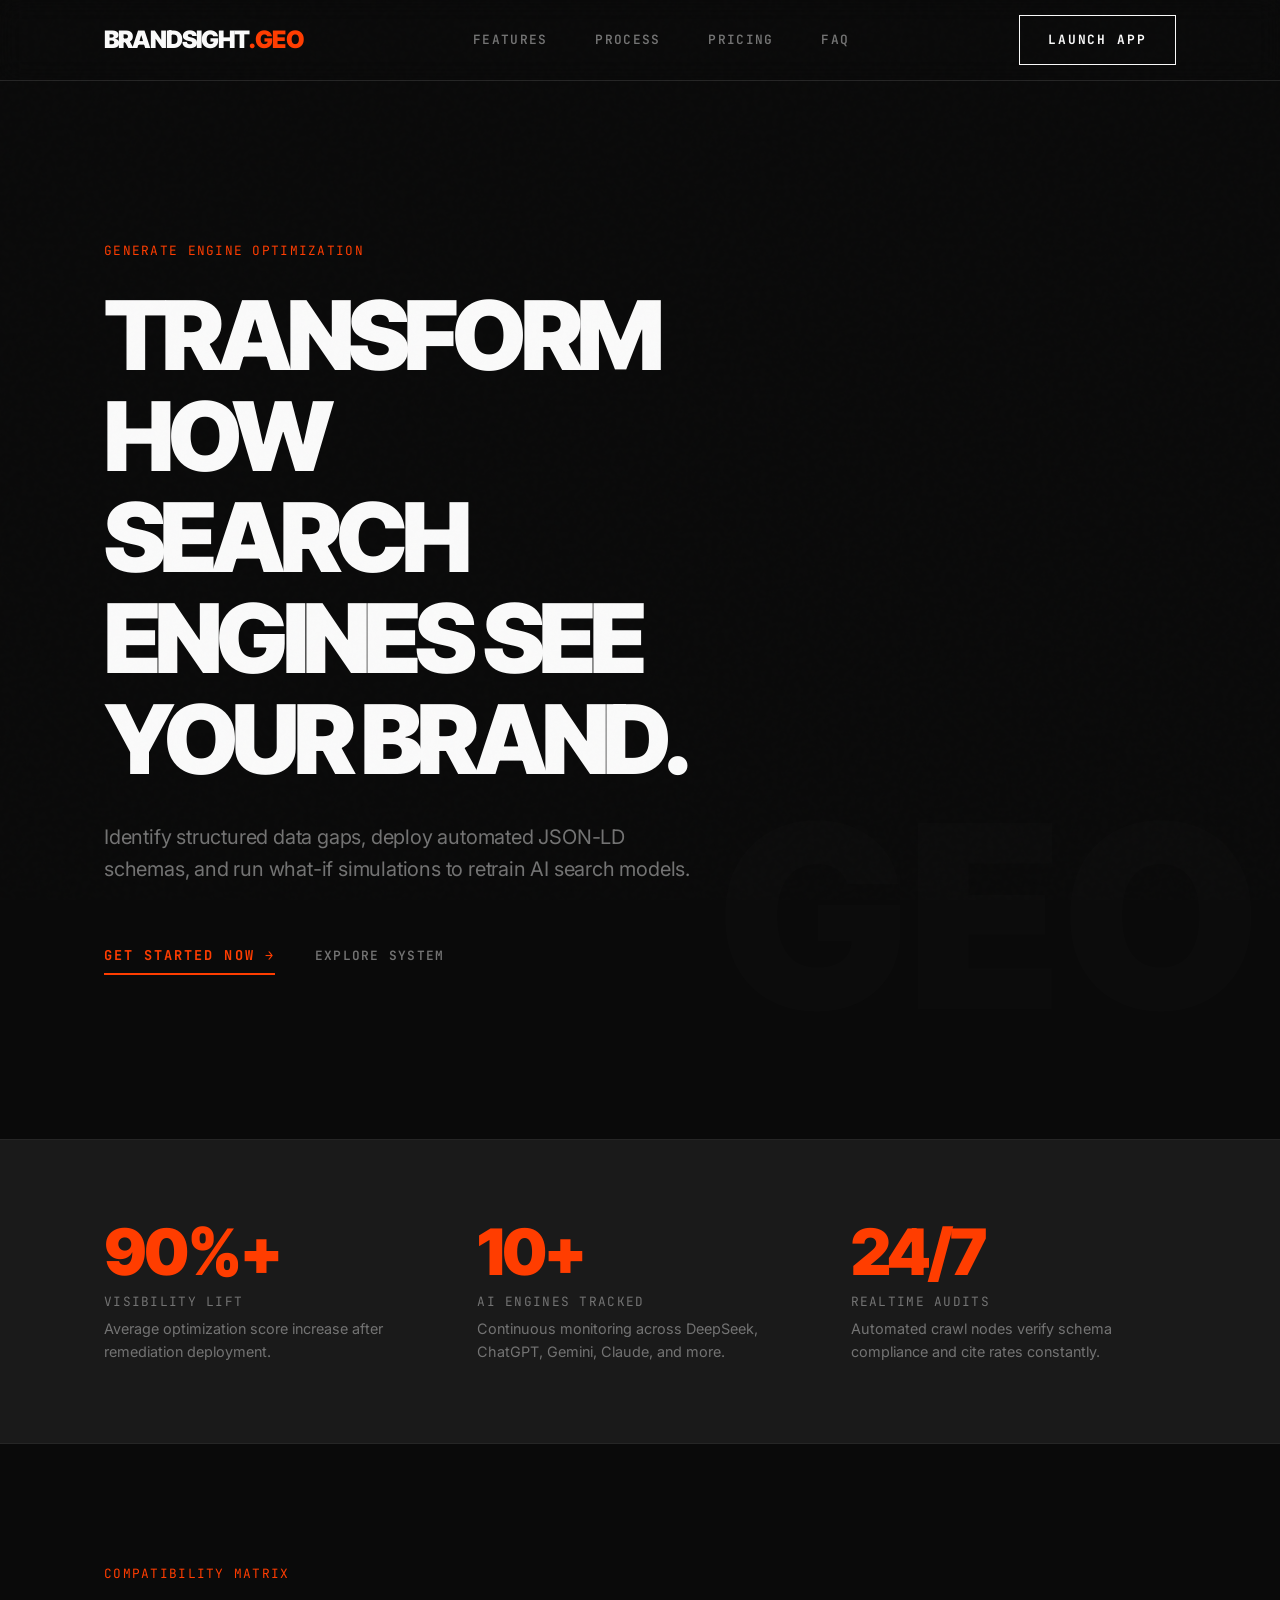
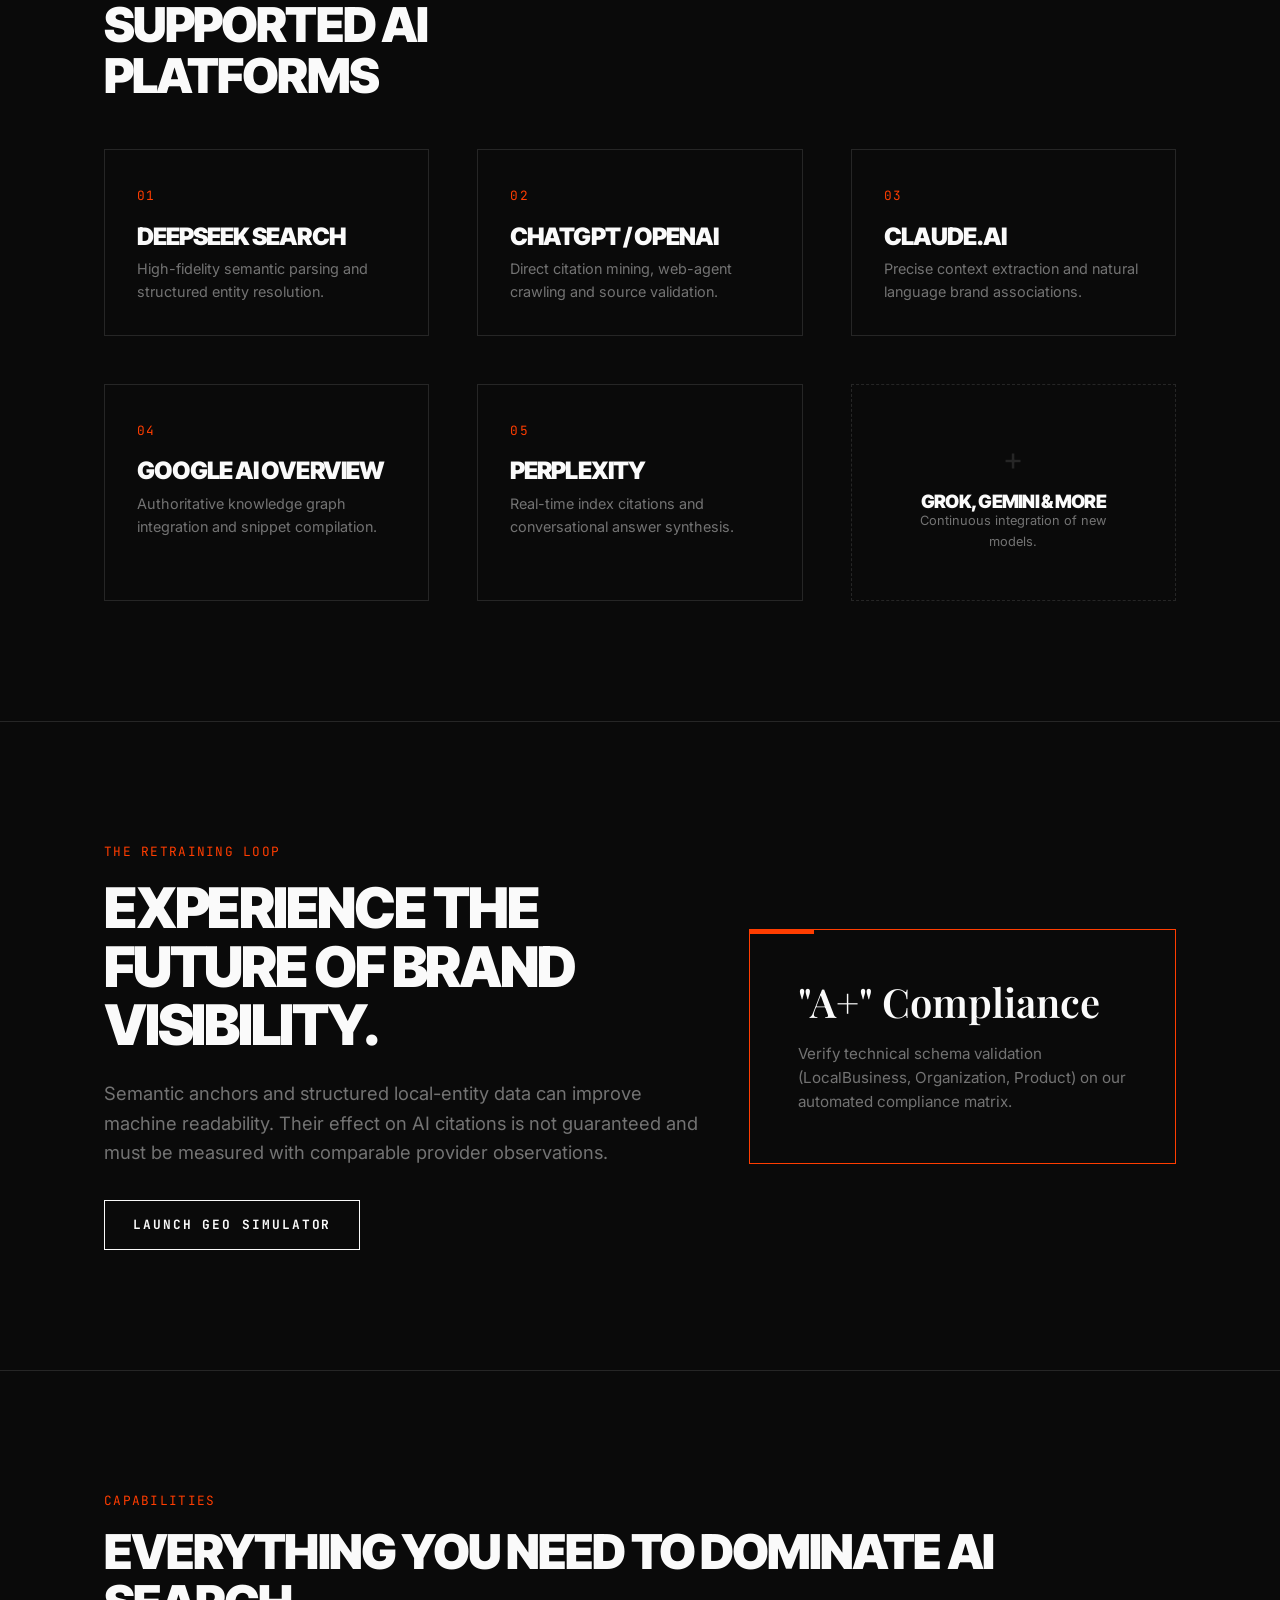
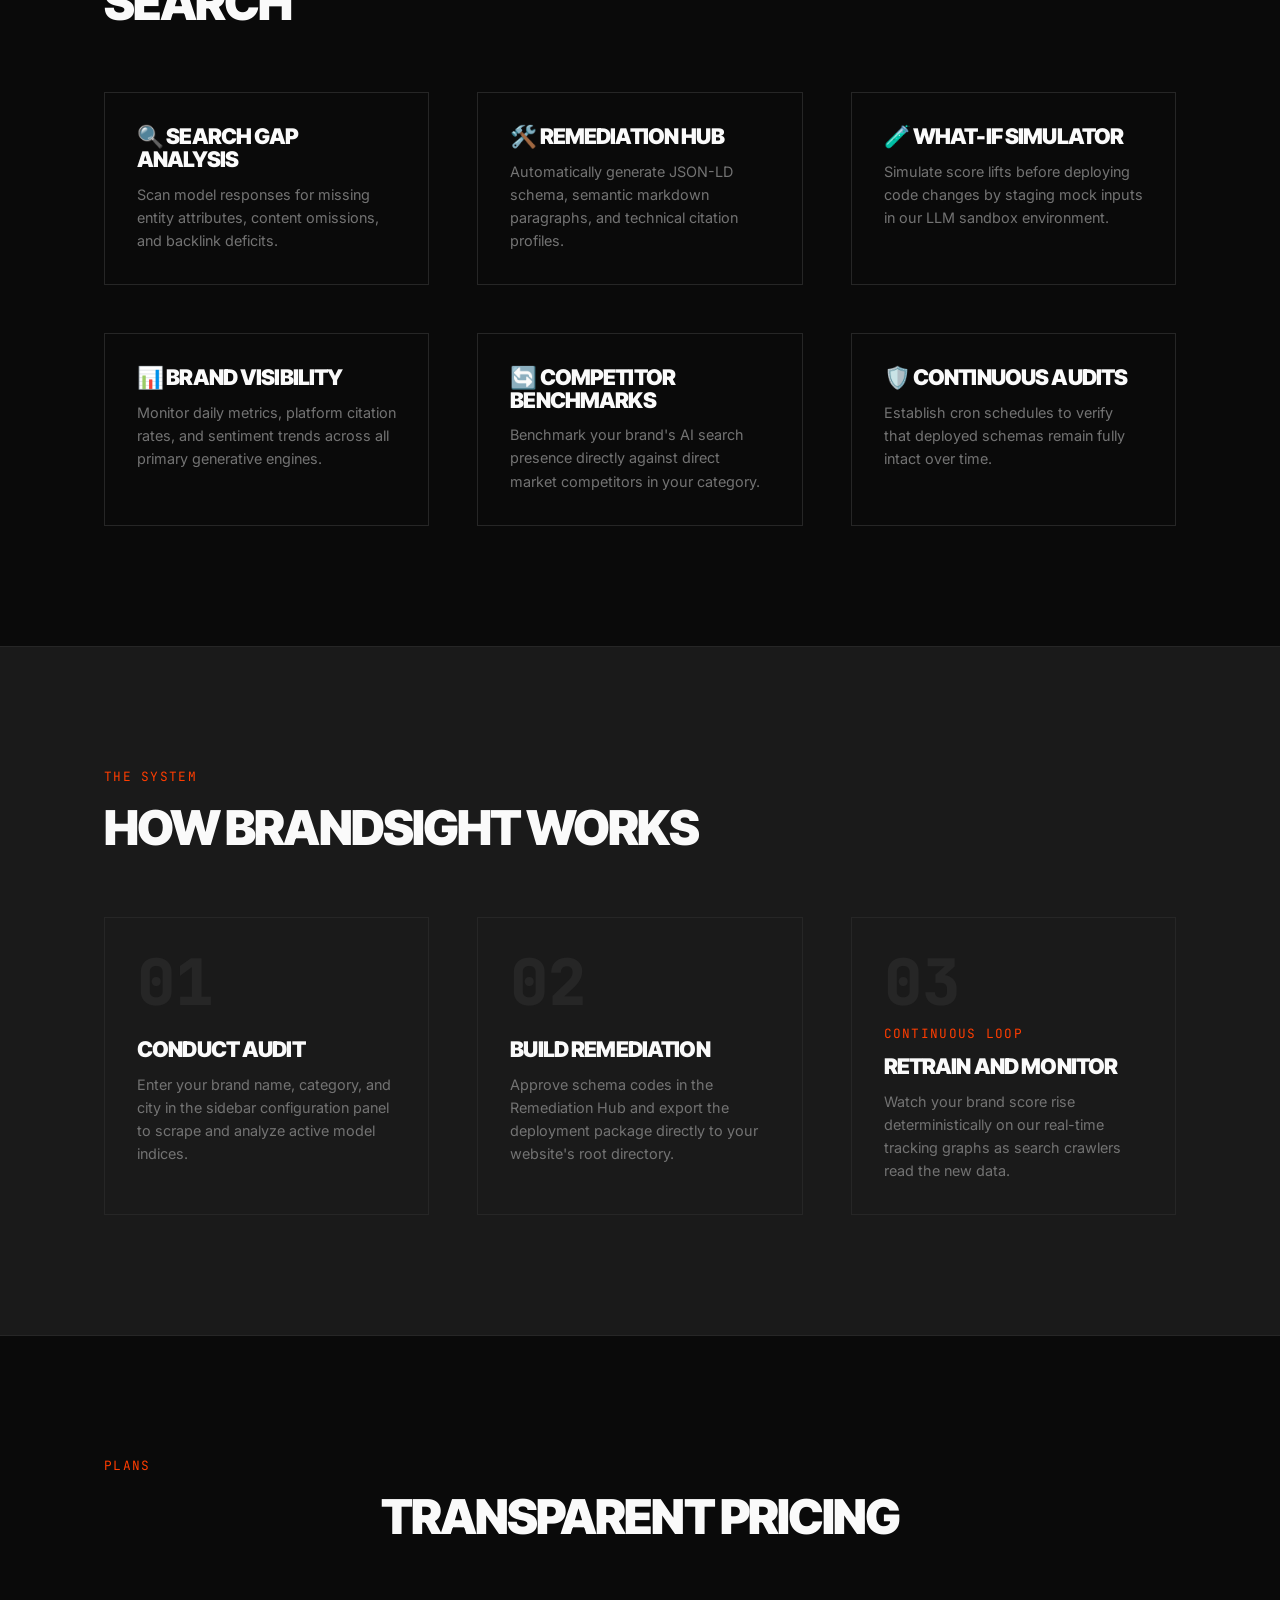
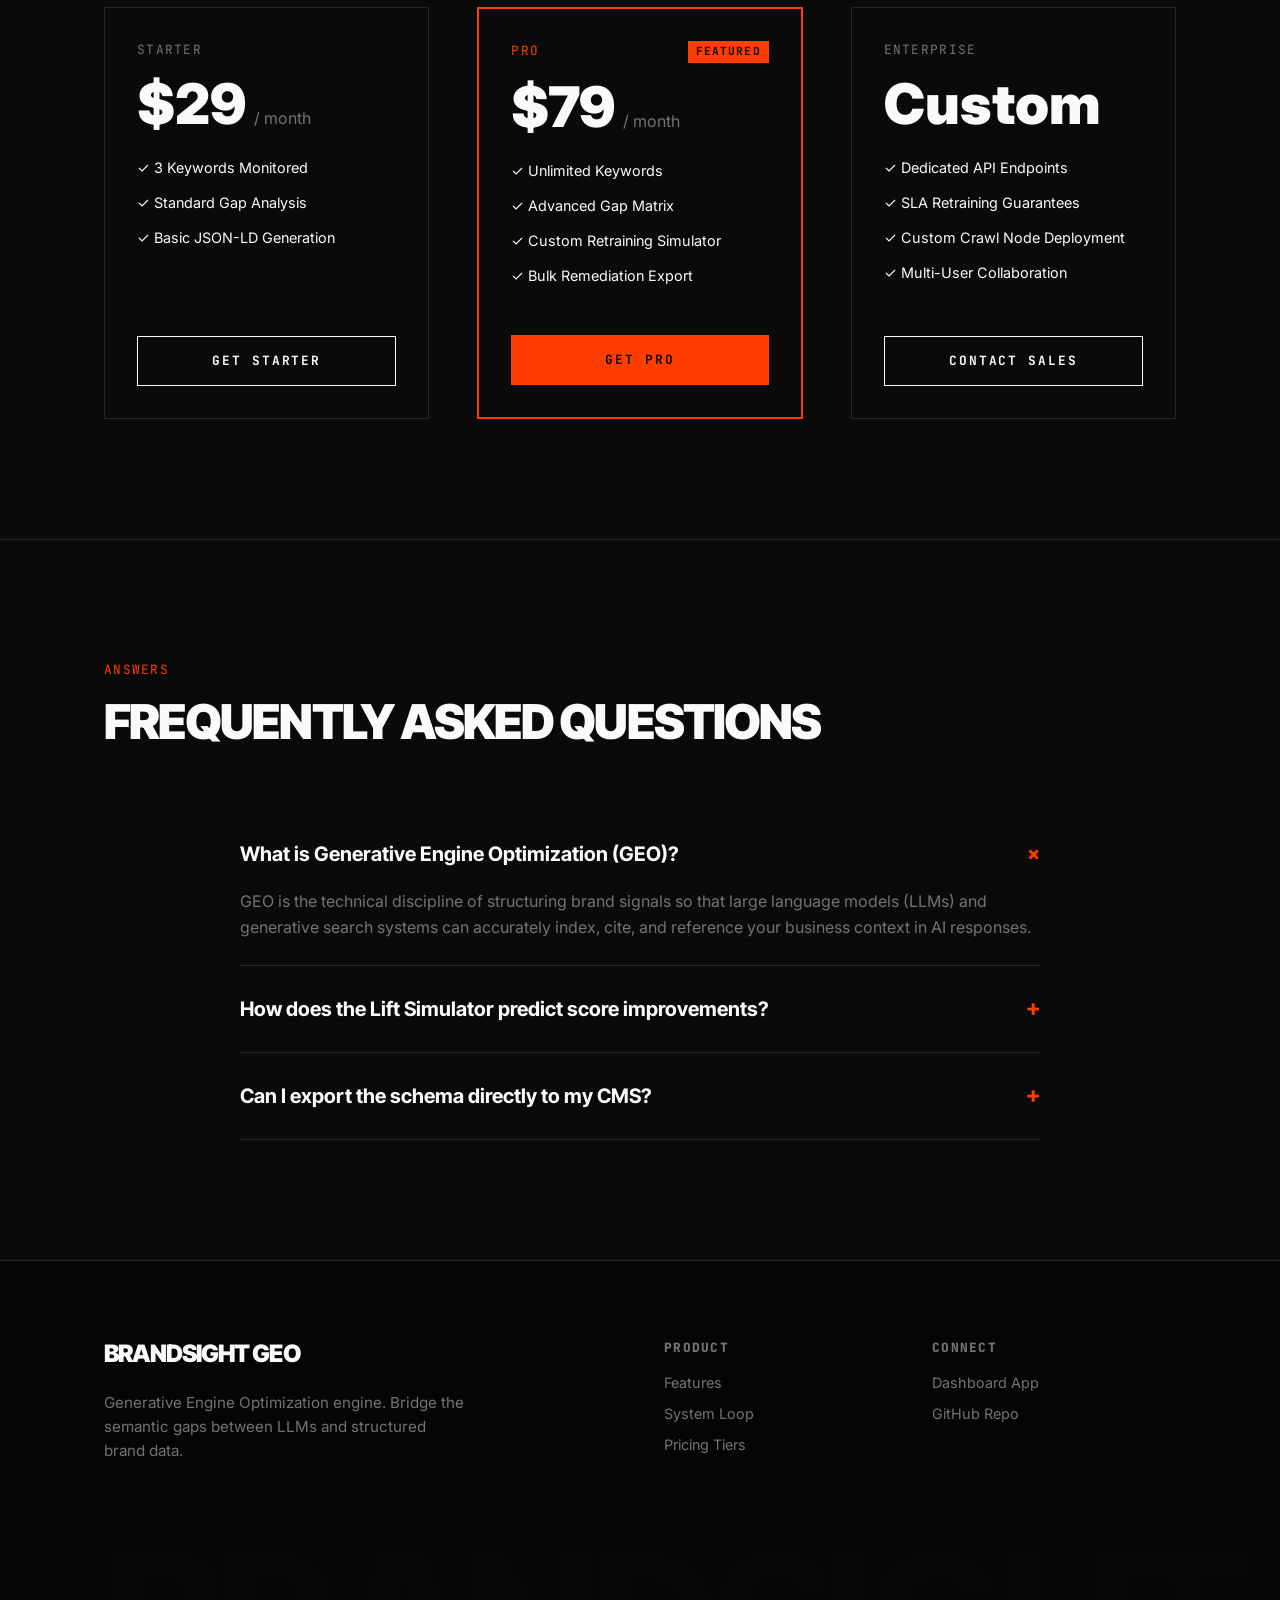
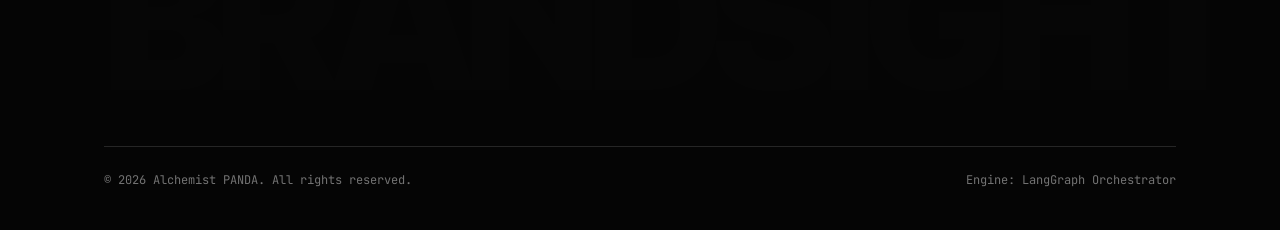
<file: index.html>
<!DOCTYPE html>
<html lang="en">
<head>
    <meta charset="UTF-8">
    <meta name="viewport" content="width=device-width, initial-scale=1.0">
    <title>BrandSight GEO – AI Search Optimization & Generative Engine Optimization</title>
    <link rel="stylesheet" href="landing.css">
</head>
<body>

    <!-- Site Header -->
    <header class="site-header">
        <div class="container nav-container">
            <a href="#" class="logo">BRANDSIGHT<span>.GEO</span></a>
            <nav class="nav-links">
                <a href="#features" class="btn-ghost">Features</a>
                <a href="#how-it-works" class="btn-ghost">Process</a>
                <a href="#pricing" class="btn-ghost">Pricing</a>
                <a href="#faq" class="btn-ghost">FAQ</a>
            </nav>
            <!-- Streamlit local dev port link -->
            <a href="http://localhost:8501" target="_blank" class="btn-secondary">Launch App</a>
        </div>
    </header>

    <!-- Hero Section -->
    <section class="section-xl section" style="border-top: none;">
        <div class="container hero-content">
            <div class="grid-split grid-asym-7-5">
                <div>
                    <span class="font-mono text-accent" style="display: block; margin-bottom: 24px;">GENERATE ENGINE OPTIMIZATION</span>
                    <h1 class="tracking-tighter" style="font-size: clamp(3rem, 8vw, 6rem); margin-bottom: 32px;">
                        Transform how search engines see your brand.
                    </h1>
                    <p class="tracking-normal text-muted" style="font-size: 1.25rem; max-width: 600px; margin-bottom: 48px;">
                        Identify structured data gaps, deploy automated JSON-LD schemas, and run what-if simulations to retrain AI search models.
                    </p>
                    <div style="display: flex; gap: 24px; align-items: center;">
                        <a href="http://localhost:8501" target="_blank" class="btn-primary">Get Started Now →</a>
                        <a href="#features" class="btn-ghost">Explore System</a>
                    </div>
                </div>
            </div>
            <div class="hero-bg-text">GEO</div>
        </div>
    </section>

    <!-- Metrics Bar -->
    <section class="section" style="background-color: var(--muted);">
        <div class="container">
            <div class="grid-split grid-split-3" style="text-align: left;">
                <div>
                    <h2 class="text-accent" style="font-size: 4rem; line-height: 1;">90%+</h2>
                    <p class="font-mono" style="margin-top: 8px;">Visibility Lift</p>
                    <p class="text-muted" style="font-size: 0.9rem; margin-top: 4px;">Average optimization score increase after remediation deployment.</p>
                </div>
                <div>
                    <h2 class="text-accent" style="font-size: 4rem; line-height: 1;">10+</h2>
                    <p class="font-mono" style="margin-top: 8px;">AI Engines Tracked</p>
                    <p class="text-muted" style="font-size: 0.9rem; margin-top: 4px;">Continuous monitoring across DeepSeek, ChatGPT, Gemini, Claude, and more.</p>
                </div>
                <div>
                    <h2 class="text-accent" style="font-size: 4rem; line-height: 1;">24/7</h2>
                    <p class="font-mono" style="margin-top: 8px;">Realtime Audits</p>
                    <p class="text-muted" style="font-size: 0.9rem; margin-top: 4px;">Automated crawl nodes verify schema compliance and cite rates constantly.</p>
                </div>
            </div>
        </div>
    </section>

    <!-- Supported AI Search Engines (Our Sponsors) -->
    <section id="sponsors" class="section-lg section">
        <div class="container">
            <span class="font-mono text-accent" style="display: block; margin-bottom: 16px;">COMPATIBILITY MATRIX</span>
            <h2 style="font-size: 3rem; margin-bottom: 48px; max-width: 600px;">Supported AI Platforms</h2>
            
            <div class="grid-split grid-split-3">
                <div class="card-border">
                    <span class="font-mono" style="color: var(--accent);">01</span>
                    <h3 style="font-size: 1.5rem; margin: 16px 0 8px 0;">DeepSeek Search</h3>
                    <p class="text-muted" style="font-size: 0.9rem;">High-fidelity semantic parsing and structured entity resolution.</p>
                </div>
                <div class="card-border">
                    <span class="font-mono" style="color: var(--accent);">02</span>
                    <h3 style="font-size: 1.5rem; margin: 16px 0 8px 0;">ChatGPT / OpenAI</h3>
                    <p class="text-muted" style="font-size: 0.9rem;">Direct citation mining, web-agent crawling and source validation.</p>
                </div>
                <div class="card-border">
                    <span class="font-mono" style="color: var(--accent);">03</span>
                    <h3 style="font-size: 1.5rem; margin: 16px 0 8px 0;">Claude.ai</h3>
                    <p class="text-muted" style="font-size: 0.9rem;">Precise context extraction and natural language brand associations.</p>
                </div>
                <div class="card-border">
                    <span class="font-mono" style="color: var(--accent);">04</span>
                    <h3 style="font-size: 1.5rem; margin: 16px 0 8px 0;">Google AI Overview</h3>
                    <p class="text-muted" style="font-size: 0.9rem;">Authoritative knowledge graph integration and snippet compilation.</p>
                </div>
                <div class="card-border">
                    <span class="font-mono" style="color: var(--accent);">05</span>
                    <h3 style="font-size: 1.5rem; margin: 16px 0 8px 0;">Perplexity</h3>
                    <p class="text-muted" style="font-size: 0.9rem;">Real-time index citations and conversational answer synthesis.</p>
                </div>
                <div class="card-border" style="display: flex; flex-direction: column; justify-content: center; align-items: center; border-style: dashed; padding: 48px;">
                    <div style="font-size: 2rem; color: var(--border);">+</div>
                    <h3 style="font-size: 1.15rem; margin-top: 8px;">Grok, Gemini & More</h3>
                    <p class="text-muted" style="font-size: 0.8rem; text-align: center;">Continuous integration of new models.</p>
                </div>
            </div>
        </div>
    </section>

    <!-- Asymmetric Focus Split -->
    <section class="section-lg section">
        <div class="container">
            <div class="grid-split grid-asym-7-5" style="align-items: center;">
                <div>
                    <span class="font-mono text-accent" style="display: block; margin-bottom: 16px;">THE RETRAINING LOOP</span>
                    <h2 class="tracking-tight" style="font-size: 3.5rem; margin-bottom: 24px;">Experience the future of brand visibility.</h2>
                    <p class="text-muted" style="font-size: 1.15rem; margin-bottom: 32px; max-w: 650px;">
                        Semantic anchors and structured local-entity data can improve machine readability. Their effect on AI citations is not guaranteed and must be measured with comparable provider observations.
                    </p>
                    <a href="http://localhost:8501" target="_blank" class="btn-secondary">Launch GEO Simulator</a>
                </div>
                <div class="card-border card-accent-bar" style="padding: 48px; border-color: var(--accent);">
                    <div class="font-serif" style="font-size: 2.5rem; line-height: 1.2; margin-bottom: 16px;">"A+" Compliance</div>
                    <p class="text-muted" style="font-size: 0.95rem; line-height: 1.6;">
                        Verify technical schema validation (LocalBusiness, Organization, Product) on our automated compliance matrix.
                    </p>
                </div>
            </div>
        </div>
    </section>

    <!-- Feature Grid -->
    <section id="features" class="section-lg section">
        <div class="container">
            <span class="font-mono text-accent" style="display: block; margin-bottom: 16px;">CAPABILITIES</span>
            <h2 style="font-size: 3rem; margin-bottom: 64px;">Everything you need to dominate AI search</h2>
            
            <div class="grid-split grid-split-3">
                <div class="card-border">
                    <h3 style="font-size: 1.35rem; margin-bottom: 12px;">🔍 Search Gap Analysis</h3>
                    <p class="text-muted" style="font-size: 0.9rem;">Scan model responses for missing entity attributes, content omissions, and backlink deficits.</p>
                </div>
                <div class="card-border">
                    <h3 style="font-size: 1.35rem; margin-bottom: 12px;">🛠️ Remediation Hub</h3>
                    <p class="text-muted" style="font-size: 0.9rem;">Automatically generate JSON-LD schema, semantic markdown paragraphs, and technical citation profiles.</p>
                </div>
                <div class="card-border">
                    <h3 style="font-size: 1.35rem; margin-bottom: 12px;">🧪 What-If Simulator</h3>
                    <p class="text-muted" style="font-size: 0.9rem;">Simulate score lifts before deploying code changes by staging mock inputs in our LLM sandbox environment.</p>
                </div>
                <div class="card-border">
                    <h3 style="font-size: 1.35rem; margin-bottom: 12px;">📊 Brand Visibility</h3>
                    <p class="text-muted" style="font-size: 0.9rem;">Monitor daily metrics, platform citation rates, and sentiment trends across all primary generative engines.</p>
                </div>
                <div class="card-border">
                    <h3 style="font-size: 1.35rem; margin-bottom: 12px;">🔄 Competitor Benchmarks</h3>
                    <p class="text-muted" style="font-size: 0.9rem;">Benchmark your brand's AI search presence directly against direct market competitors in your category.</p>
                </div>
                <div class="card-border">
                    <h3 style="font-size: 1.35rem; margin-bottom: 12px;">🛡️ Continuous Audits</h3>
                    <p class="text-muted" style="font-size: 0.9rem;">Establish cron schedules to verify that deployed schemas remain fully intact over time.</p>
                </div>
            </div>
        </div>
    </section>

    <!-- How It Works Section -->
    <section id="how-it-works" class="section-lg section" style="background-color: var(--muted);">
        <div class="container">
            <span class="font-mono text-accent" style="display: block; margin-bottom: 16px;">THE SYSTEM</span>
            <h2 style="font-size: 3rem; margin-bottom: 64px;">How BrandSight Works</h2>
            
            <div class="grid-split grid-split-3">
                <div class="card-border" style="border-color: var(--border);">
                    <div class="step-number">01</div>
                    <h3 style="font-size: 1.35rem; margin: 24px 0 12px 0;">Conduct Audit</h3>
                    <p class="text-muted" style="font-size: 0.9rem;">Enter your brand name, category, and city in the sidebar configuration panel to scrape and analyze active model indices.</p>
                </div>
                <div class="card-border" style="border-color: var(--border);">
                    <div class="step-number">02</div>
                    <h3 style="font-size: 1.35rem; margin: 24px 0 12px 0;">Build Remediation</h3>
                    <p class="text-muted" style="font-size: 0.9rem;">Approve schema codes in the Remediation Hub and export the deployment package directly to your website's root directory.</p>
                </div>
                <div class="card-border" style="border-color: var(--border);">
                    <div class="step-number">03</div>
                    <div class="font-mono text-accent" style="margin-top: 10px;">Continuous Loop</div>
                    <h3 style="font-size: 1.35rem; margin: 10px 0 12px 0;">Retrain and Monitor</h3>
                    <p class="text-muted" style="font-size: 0.9rem;">Watch your brand score rise deterministically on our real-time tracking graphs as search crawlers read the new data.</p>
                </div>
            </div>
        </div>
    </section>

    <!-- Pricing Section -->
    <section id="pricing" class="section-lg section">
        <div class="container">
            <span class="font-mono text-accent" style="display: block; margin-bottom: 16px;">PLANS</span>
            <h2 style="font-size: 3rem; margin-bottom: 64px; text-align: center;">Transparent Pricing</h2>
            
            <div class="grid-split grid-split-3" style="align-items: stretch;">
                <div class="card-border" style="display: flex; flex-direction: column; justify-content: space-between;">
                    <div>
                        <span class="font-mono" style="display: block; margin-bottom: 16px;">Starter</span>
                        <div style="display: flex; align-items: baseline; margin-bottom: 24px;">
                            <span style="font-size: 3.5rem; font-weight: 900; line-height: 1;">$29</span>
                            <span class="text-muted" style="margin-left: 8px;">/ month</span>
                        </div>
                        <ul style="list-style: none; margin-bottom: 48px;">
                            <li style="margin-bottom: 12px; font-size: 0.9rem; color: var(--foreground);">✓ 3 Keywords Monitored</li>
                            <li style="margin-bottom: 12px; font-size: 0.9rem; color: var(--foreground);">✓ Standard Gap Analysis</li>
                            <li style="margin-bottom: 12px; font-size: 0.9rem; color: var(--foreground);">✓ Basic JSON-LD Generation</li>
                        </ul>
                    </div>
                    <a href="http://localhost:8501" target="_blank" class="btn-secondary" style="width: 100%; text-align: center;">Get Starter</a>
                </div>

                <div class="card-border-featured" style="display: flex; flex-direction: column; justify-content: space-between; border-color: var(--accent);">
                    <div>
                        <div style="display: flex; justify-content: space-between; align-items: center; margin-bottom: 16px;">
                            <span class="font-mono" style="color: var(--accent);">Pro</span>
                            <span class="font-mono" style="background-color: var(--accent); color: var(--background); padding: 2px 8px; font-size: 0.7rem; font-weight: 700;">FEATURED</span>
                        </div>
                        <div style="display: flex; align-items: baseline; margin-bottom: 24px;">
                            <span style="font-size: 3.5rem; font-weight: 900; line-height: 1;">$79</span>
                            <span class="text-muted" style="margin-left: 8px;">/ month</span>
                        </div>
                        <ul style="list-style: none; margin-bottom: 48px;">
                            <li style="margin-bottom: 12px; font-size: 0.9rem; color: var(--foreground);">✓ Unlimited Keywords</li>
                            <li style="margin-bottom: 12px; font-size: 0.9rem; color: var(--foreground);">✓ Advanced Gap Matrix</li>
                            <li style="margin-bottom: 12px; font-size: 0.9rem; color: var(--foreground);">✓ Custom Retraining Simulator</li>
                            <li style="margin-bottom: 12px; font-size: 0.9rem; color: var(--foreground);">✓ Bulk Remediation Export</li>
                        </ul>
                    </div>
                    <a href="http://localhost:8501" target="_blank" class="btn-secondary" style="width: 100%; text-align: center; background-color: var(--accent); border-color: var(--accent); color: var(--background);">Get Pro</a>
                </div>

                <div class="card-border" style="display: flex; flex-direction: column; justify-content: space-between;">
                    <div>
                        <span class="font-mono" style="display: block; margin-bottom: 16px;">Enterprise</span>
                        <div style="display: flex; align-items: baseline; margin-bottom: 24px;">
                            <span style="font-size: 3.5rem; font-weight: 900; line-height: 1;">Custom</span>
                        </div>
                        <ul style="list-style: none; margin-bottom: 48px;">
                            <li style="margin-bottom: 12px; font-size: 0.9rem; color: var(--foreground);">✓ Dedicated API Endpoints</li>
                            <li style="margin-bottom: 12px; font-size: 0.9rem; color: var(--foreground);">✓ SLA Retraining Guarantees</li>
                            <li style="margin-bottom: 12px; font-size: 0.9rem; color: var(--foreground);">✓ Custom Crawl Node Deployment</li>
                            <li style="margin-bottom: 12px; font-size: 0.9rem; color: var(--foreground);">✓ Multi-User Collaboration</li>
                        </ul>
                    </div>
                    <a href="mailto:enterprise@brandsight.geo" class="btn-secondary" style="width: 100%; text-align: center;">Contact Sales</a>
                </div>
            </div>
        </div>
    </section>

    <!-- FAQ Section -->
    <section id="faq" class="section-lg section" style="border-bottom: none;">
        <div class="container">
            <span class="font-mono text-accent" style="display: block; margin-bottom: 16px;">ANSWERS</span>
            <h2 style="font-size: 3rem; margin-bottom: 64px;">Frequently Asked Questions</h2>
            
            <div style="max-width: 800px; margin: 0 auto;">
                <details class="faq-item" open>
                    <summary>What is Generative Engine Optimization (GEO)?</summary>
                    <div class="faq-content">
                        GEO is the technical discipline of structuring brand signals so that large language models (LLMs) and generative search systems can accurately index, cite, and reference your business context in AI responses.
                    </div>
                </details>
                <details class="faq-item">
                    <summary>How does the Lift Simulator predict score improvements?</summary>
                    <div class="faq-content">
                        The simulator models the impact of resolving gaps (like organization schema or localized transparency paragraphs) and calculates the projected coverage index lift using a deterministic semantic alignment algorithm.
                    </div>
                </details>
                <details class="faq-item">
                    <summary>Can I export the schema directly to my CMS?</summary>
                    <div class="faq-content">
                        Yes. Deployed remediations in the Remediation Hub can be exported as standard JSON-LD files which can be directly embedded into the head of your HTML documents.
                    </div>
                </details>
            </div>
        </div>
    </section>

    <!-- Footer -->
    <footer style="background-color: #050505; border-top: 1px solid var(--border); padding: 80px 0 40px 0; position: relative; overflow: hidden;">
        <div class="container">
            <div style="display: grid; grid-template-columns: repeat(2, 1fr); gap: 48px; margin-bottom: 80px; position: relative; z-index: 2;">
                <div>
                    <h3 style="font-size: 1.5rem; margin-bottom: 24px;">BRANDSIGHT GEO</h3>
                    <p class="text-muted" style="max-width: 360px; font-size: 0.95rem; line-height: 1.6;">
                        Generative Engine Optimization engine. Bridge the semantic gaps between LLMs and structured brand data.
                    </p>
                </div>
                <div style="display: grid; grid-template-columns: repeat(2, 1fr); gap: 24px;">
                    <div>
                        <h4 class="font-mono" style="margin-bottom: 16px;">Product</h4>
                        <a href="#features" style="display: block; color: var(--muted-foreground); text-decoration: none; margin-bottom: 8px; font-size: 0.9rem;">Features</a>
                        <a href="#how-it-works" style="display: block; color: var(--muted-foreground); text-decoration: none; margin-bottom: 8px; font-size: 0.9rem;">System Loop</a>
                        <a href="#pricing" style="display: block; color: var(--muted-foreground); text-decoration: none; margin-bottom: 8px; font-size: 0.9rem;">Pricing Tiers</a>
                    </div>
                    <div>
                        <h4 class="font-mono" style="margin-bottom: 16px;">Connect</h4>
                        <a href="http://localhost:8501" style="display: block; color: var(--muted-foreground); text-decoration: none; margin-bottom: 8px; font-size: 0.9rem;">Dashboard App</a>
                        <a href="https://github.com/Alchemist-PANDA/GEO-" style="display: block; color: var(--muted-foreground); text-decoration: none; margin-bottom: 8px; font-size: 0.9rem;">GitHub Repo</a>
                    </div>
                </div>
            </div>
            
            <!-- Large Decorative Text Overlay -->
            <div style="font-family: var(--font-display); font-weight: 900; font-size: clamp(4rem, 15vw, 12rem); color: var(--muted); opacity: 0.05; line-height: 0.8; letter-spacing: -0.06em; margin-bottom: 48px; user-select: none; pointer-events: none; text-align: center;">
                BRANDSIGHT
            </div>

            <div style="display: flex; justify-content: space-between; align-items: center; border-top: 1px solid var(--border); padding-top: 24px; font-family: var(--font-mono); font-size: 0.75rem; color: var(--muted-foreground);">
                <span>&copy; 2026 Alchemist PANDA. All rights reserved.</span>
                <span>Engine: LangGraph Orchestrator</span>
            </div>
        </div>
    </footer>

</body>
</html>
</file>
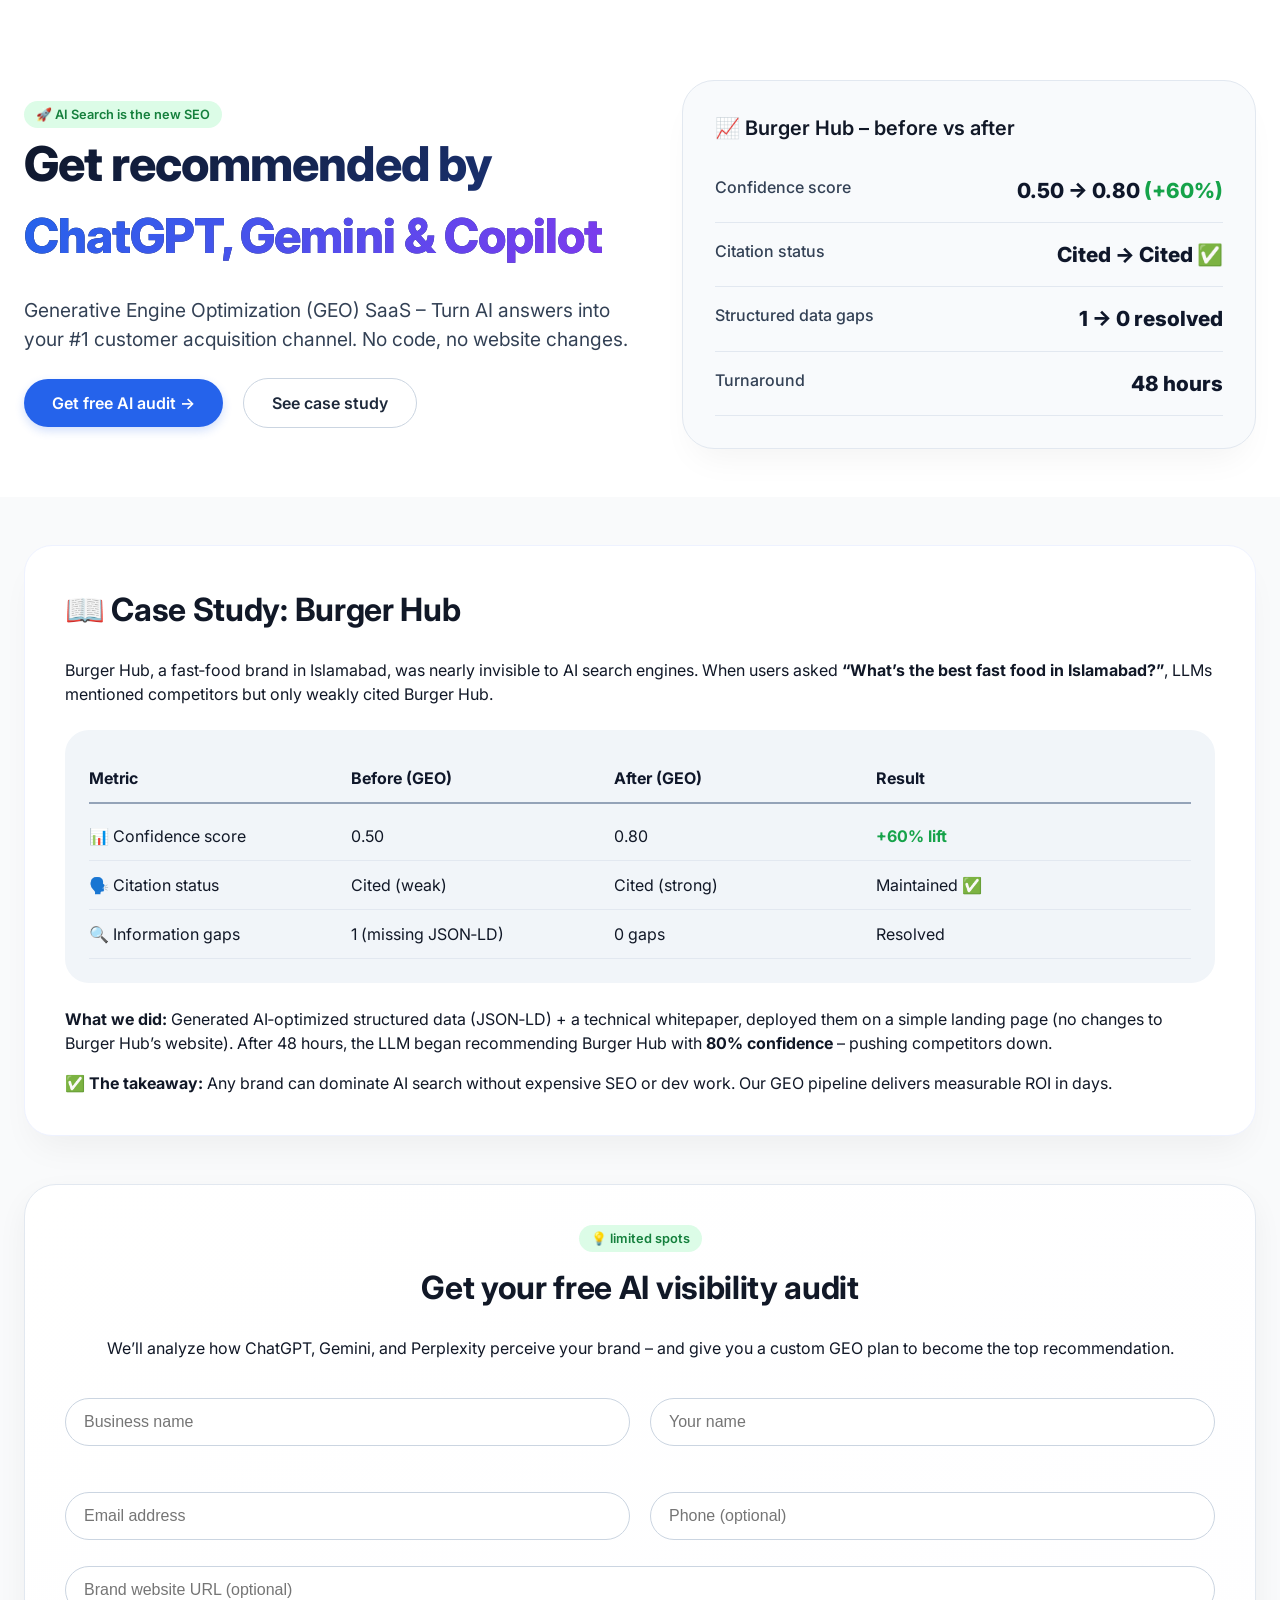
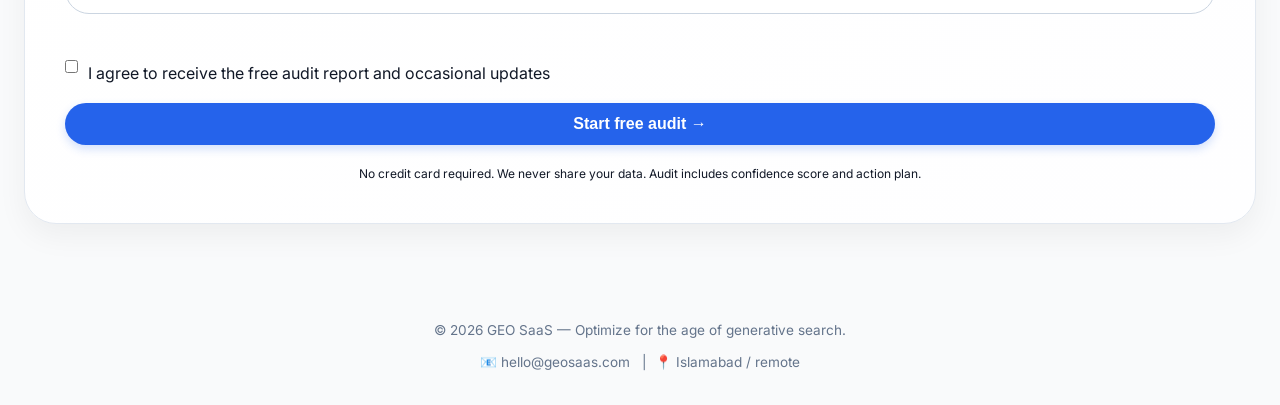
<file: Real case study/index.html>
<!DOCTYPE html>
<html lang="en">
<head>
  <meta charset="UTF-8">
  <meta name="viewport" content="width=device-width, initial-scale=1.0, viewport-fit=cover">
  <meta name="description" content="Generative Engine Optimization (GEO) SaaS – Boost your brand's visibility in AI answers. See how Burger Hub gained +60% confidence in 48 hours. Get your free AI audit today.">
  <title>GEO Saas | Dominate AI Search Results</title>
  <link rel="preconnect" href="https://fonts.googleapis.com">
  <link rel="preconnect" href="https://fonts.gstatic.com" crossorigin>
  <link href="https://fonts.googleapis.com/css2?family=Inter:opsz,wght@14..32,300;14..32,400;14..32,500;14..32,600;14..32,700;14..32,800&display=swap" rel="stylesheet">
  <style>
    * {
      margin: 0;
      padding: 0;
      box-sizing: border-box;
    }

    body {
      font-family: 'Inter', sans-serif;
      background: #f9fafb;
      color: #111827;
      line-height: 1.5;
      scroll-behavior: smooth;
    }

    .container {
      max-width: 1280px;
      margin: 0 auto;
      padding: 0 24px;
    }

    /* Typography */
    h1 {
      font-size: 3rem;
      font-weight: 800;
      letter-spacing: -0.02em;
      background: linear-gradient(135deg, #0f172a 0%, #1e3a8a 100%);
      background-clip: text;
      -webkit-background-clip: text;
      color: transparent;
      margin-bottom: 1rem;
    }

    h2 {
      font-size: 2rem;
      font-weight: 700;
      margin-bottom: 1.5rem;
      letter-spacing: -0.01em;
    }

    h3 {
      font-size: 1.25rem;
      font-weight: 600;
      margin-bottom: 0.75rem;
    }

    .gradient-text {
      background: linear-gradient(120deg, #2563eb, #7c3aed);
      background-clip: text;
      -webkit-background-clip: text;
      color: transparent;
    }

    /* Buttons */
    .btn {
      display: inline-block;
      padding: 12px 28px;
      border-radius: 40px;
      font-weight: 600;
      transition: all 0.2s ease;
      text-decoration: none;
      cursor: pointer;
      border: none;
      font-size: 1rem;
    }

    .btn-primary {
      background: #2563eb;
      color: white;
      box-shadow: 0 4px 10px rgba(37, 99, 235, 0.2);
    }

    .btn-primary:hover {
      background: #1d4ed8;
      transform: translateY(-2px);
      box-shadow: 0 8px 20px rgba(37, 99, 235, 0.3);
    }

    .btn-outline {
      background: transparent;
      border: 1px solid #cbd5e1;
      color: #1e293b;
    }

    .btn-outline:hover {
      background: #f1f5f9;
      border-color: #94a3b8;
    }

    /* Hero section */
    .hero {
      padding: 80px 0 48px;
      background: #ffffff;
    }

    .hero-grid {
      display: flex;
      flex-wrap: wrap;
      align-items: center;
      gap: 48px;
    }

    .hero-content {
      flex: 1.2;
    }

    .hero-stats {
      flex: 1;
      background: #f8fafc;
      border-radius: 32px;
      padding: 32px;
      box-shadow: 0 20px 35px -12px rgba(0,0,0,0.05);
      border: 1px solid #e2e8f0;
    }

    /* Stats cards */
    .stat-row {
      display: flex;
      justify-content: space-between;
      padding: 16px 0;
      border-bottom: 1px solid #e2e8f0;
    }

    .stat-label {
      font-weight: 500;
      color: #334155;
    }

    .stat-value {
      font-weight: 800;
      font-size: 1.3rem;
      color: #0f172a;
    }

    .badge {
      background: #dcfce7;
      color: #15803d;
      padding: 4px 12px;
      border-radius: 30px;
      font-size: 0.8rem;
      font-weight: 600;
      display: inline-block;
    }

    /* Case study card */
    .case-card {
      background: white;
      border-radius: 28px;
      padding: 40px;
      margin: 48px 0;
      box-shadow: 0 20px 35px -10px rgba(0,0,0,0.05);
      border: 1px solid #eef2ff;
    }

    .metric-table {
      background: #f1f5f9;
      border-radius: 24px;
      padding: 24px;
      margin: 24px 0;
    }

    .metric-row {
      display: grid;
      grid-template-columns: 1fr 1fr 1fr 1.2fr;
      padding: 12px 0;
      border-bottom: 1px solid #e2e8f0;
    }

    .metric-header {
      font-weight: 700;
      color: #0f172a;
      border-bottom: 2px solid #94a3b8;
      margin-bottom: 8px;
      padding-bottom: 12px;
    }

    /* Form */
    .form-container {
      background: linear-gradient(145deg, #ffffff 0%, #fefeff 100%);
      border-radius: 32px;
      padding: 40px;
      box-shadow: 0 12px 30px rgba(0,0,0,0.05);
      border: 1px solid #e2e8f0;
      margin: 48px 0;
    }

    input, select {
      width: 100%;
      padding: 14px 18px;
      border-radius: 24px;
      border: 1px solid #cbd5e1;
      font-size: 1rem;
      transition: 0.2s;
      margin-top: 6px;
      margin-bottom: 20px;
    }

    input:focus {
      outline: none;
      border-color: #2563eb;
      box-shadow: 0 0 0 3px rgba(37,99,235,0.1);
    }

    .footer {
      text-align: center;
      padding: 48px 0 32px;
      color: #64748b;
      font-size: 0.85rem;
    }

    @media (max-width: 768px) {
      h1 { font-size: 2.2rem; }
      h2 { font-size: 1.6rem; }
      .hero-grid { flex-direction: column; }
      .metric-row { grid-template-columns: 1fr 1fr; gap: 8px; }
      .metric-header { display: none; }
    }
  </style>
</head>
<body>

<div class="hero">
  <div class="container hero-grid">
    <div class="hero-content">
      <span class="badge">🚀 AI Search is the new SEO</span>
      <h1>Get recommended by <span class="gradient-text">ChatGPT, Gemini & Copilot</span></h1>
      <p style="font-size: 1.2rem; color: #334155; margin: 24px 0;">Generative Engine Optimization (GEO) SaaS – Turn AI answers into your #1 customer acquisition channel. No code, no website changes.</p>
      <a href="#free-audit" class="btn btn-primary" style="margin-right: 16px;">Get free AI audit →</a>
      <a href="#case" class="btn btn-outline">See case study</a>
    </div>
    <div class="hero-stats">
      <h3 style="margin-bottom: 16px;">📈 Burger Hub – before vs after</h3>
      <div class="stat-row"><span class="stat-label">Confidence score</span><span class="stat-value">0.50 → 0.80 <span style="color:#16a34a;">(+60%)</span></span></div>
      <div class="stat-row"><span class="stat-label">Citation status</span><span class="stat-value">Cited → Cited ✅</span></div>
      <div class="stat-row"><span class="stat-label">Structured data gaps</span><span class="stat-value">1 → 0 resolved</span></div>
      <div class="stat-row"><span class="stat-label">Turnaround</span><span class="stat-value">48 hours</span></div>
    </div>
  </div>
</div>

<div class="container" id="case">
  <div class="case-card">
    <h2>📖 Case Study: Burger Hub</h2>
    <p style="margin-bottom: 16px;">Burger Hub, a fast‑food brand in Islamabad, was nearly invisible to AI search engines. When users asked <strong>“What’s the best fast food in Islamabad?”</strong>, LLMs mentioned competitors but only weakly cited Burger Hub.</p>
    <div class="metric-table">
      <div class="metric-row metric-header">
        <span>Metric</span><span>Before (GEO)</span><span>After (GEO)</span><span>Result</span>
      </div>
      <div class="metric-row">
        <span>📊 Confidence score</span><span>0.50</span><span>0.80</span><span style="color:#16a34a; font-weight:700;">+60% lift</span>
      </div>
      <div class="metric-row">
        <span>🗣️ Citation status</span><span>Cited (weak)</span><span>Cited (strong)</span><span>Maintained ✅</span>
      </div>
      <div class="metric-row">
        <span>🔍 Information gaps</span><span>1 (missing JSON‑LD)</span><span>0 gaps</span><span>Resolved</span>
      </div>
    </div>
    <p><strong>What we did:</strong> Generated AI‑optimized structured data (JSON‑LD) + a technical whitepaper, deployed them on a simple landing page (no changes to Burger Hub’s website). After 48 hours, the LLM began recommending Burger Hub with <strong>80% confidence</strong> – pushing competitors down.</p>
    <p style="margin-top: 16px;">✅ <strong>The takeaway:</strong> Any brand can dominate AI search without expensive SEO or dev work. Our GEO pipeline delivers measurable ROI in days.</p>
  </div>

  <div class="form-container" id="free-audit">
    <div style="text-align: center; margin-bottom: 32px;">
      <span class="badge">💡 limited spots</span>
      <h2 style="margin-top: 12px;">Get your free AI visibility audit</h2>
      <p>We’ll analyze how ChatGPT, Gemini, and Perplexity perceive your brand – and give you a custom GEO plan to become the top recommendation.</p>
    </div>
    <form action="#" method="POST">
      <!-- replace action with your actual form endpoint (e.g., Google Forms, Web3Forms, Formspree) -->
      <div style="display: grid; grid-template-columns: 1fr 1fr; gap: 20px;">
        <div><input type="text" placeholder="Business name" required></div>
        <div><input type="text" placeholder="Your name" required></div>
        <div><input type="email" placeholder="Email address" required></div>
        <div><input type="text" placeholder="Phone (optional)"></div>
      </div>
      <div><input type="text" placeholder="Brand website URL (optional)"></div>
      <div style="margin: 20px 0 10px;">
        <label style="display: flex; align-items: center; gap: 10px;"><input type="checkbox" style="width: auto;"> I agree to receive the free audit report and occasional updates</label>
      </div>
      <button type="submit" class="btn btn-primary" style="width: 100%; text-align: center;">Start free audit →</button>
      <p style="font-size: 0.75rem; margin-top: 20px; text-align: center;">No credit card required. We never share your data. Audit includes confidence score and action plan.</p>
    </form>
  </div>
</div>

<div class="footer">
  <div class="container">
    <p>© 2026 GEO SaaS — Optimize for the age of generative search.</p>
    <p style="margin-top: 12px;">📧 hello@geosaas.com &nbsp;&nbsp;|&nbsp;&nbsp;📍 Islamabad / remote</p>
  </div>
</div>

</body>
</html>
</file>
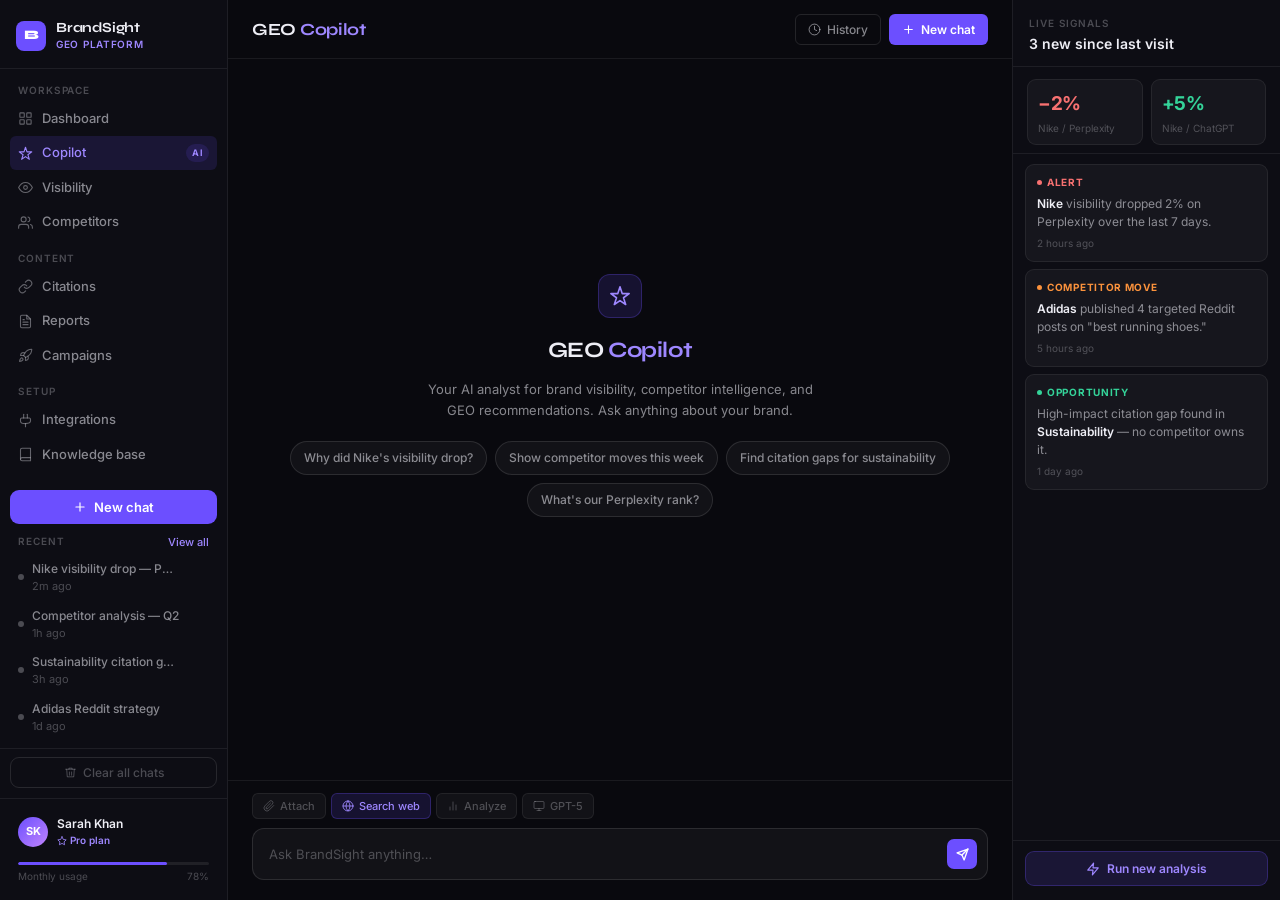
<file: brandsight_copilot.html>
<!DOCTYPE html>
<html lang="en">
<head>
<meta charset="UTF-8">
<meta name="viewport" content="width=device-width, initial-scale=1.0">
<title>BrandSight GEO — Copilot</title>
<link rel="preconnect" href="https://fonts.googleapis.com">
<link href="https://fonts.googleapis.com/css2?family=Inter:wght@400;500;600&family=Syne:wght@700;800&display=swap" rel="stylesheet">
<style>
  *, *::before, *::after { box-sizing: border-box; margin: 0; padding: 0; }

  :root {
    --bg-base:        #09090E;
    --bg-panel:       #0D0D14;
    --bg-card:        rgba(255,255,255,0.038);
    --bg-card-hover:  rgba(255,255,255,0.06);
    --border:         rgba(255,255,255,0.07);
    --border-med:     rgba(255,255,255,0.11);
    --accent:         #6C4FFF;
    --accent-hover:   #7C5FFF;
    --accent-soft:    rgba(108,79,255,0.14);
    --accent-border:  rgba(108,79,255,0.28);
    --accent-text:    #9E87FF;
    --text-1:         #EEEEF5;
    --text-2:         rgba(238,238,245,0.55);
    --text-3:         rgba(238,238,245,0.28);
    --red:            #F87171;
    --orange:         #FB923C;
    --green:          #34D399;
    --font:           'Inter', -apple-system, sans-serif;
    --font-display:   'Syne', sans-serif;
    --r-sm:           6px;
    --r-md:           9px;
    --r-lg:           12px;
    --sidebar-w:      228px;
    --panel-w:        268px;
  }

  html, body {
    height: 100%;
    background: var(--bg-base);
    color: var(--text-1);
    font-family: var(--font);
    font-size: 14px;
    line-height: 1.5;
    -webkit-font-smoothing: antialiased;
  }

  /* ──────────────── LAYOUT ──────────────── */
  .app {
    display: flex;
    height: 100vh;
    overflow: hidden;
  }

  /* ──────────────── SIDEBAR ──────────────── */
  .sidebar {
    width: var(--sidebar-w);
    min-width: var(--sidebar-w);
    background: var(--bg-panel);
    border-right: 1px solid var(--border);
    display: flex;
    flex-direction: column;
    overflow: hidden;
  }

  .sidebar-logo {
    display: flex;
    align-items: center;
    gap: 10px;
    padding: 20px 16px 16px;
    border-bottom: 1px solid var(--border);
    flex-shrink: 0;
  }

  .logo-mark {
    width: 30px; height: 30px;
    border-radius: 8px;
    background: var(--accent);
    display: flex; align-items: center; justify-content: center;
    font-family: var(--font-display);
    font-weight: 800; font-size: 13px; color: #fff;
    flex-shrink: 0;
  }

  .logo-name {
    font-family: var(--font-display);
    font-weight: 700; font-size: 14px; color: var(--text-1);
    letter-spacing: -0.2px;
    line-height: 1.2;
  }

  .logo-sub {
    font-size: 10px; font-weight: 600;
    color: var(--accent-text);
    letter-spacing: 0.7px;
    text-transform: uppercase;
  }

  /* ── NAV ── */
  .nav-scroll {
    flex: 1;
    overflow-y: auto;
    padding: 14px 10px 8px;
    scrollbar-width: none;
  }
  .nav-scroll::-webkit-scrollbar { display: none; }

  .nav-section-label {
    font-size: 10px; font-weight: 600;
    color: var(--text-3);
    letter-spacing: 0.9px;
    text-transform: uppercase;
    padding: 0 8px;
    margin: 12px 0 4px;
  }
  .nav-section-label:first-child { margin-top: 0; }

  .nav-item {
    display: flex;
    align-items: center;
    gap: 9px;
    padding: 7px 8px;
    border-radius: var(--r-sm);
    font-size: 13px; font-weight: 500;
    color: var(--text-2);
    cursor: pointer;
    transition: background 0.12s, color 0.12s;
    user-select: none;
    text-decoration: none;
    margin-bottom: 1px;
  }
  .nav-item:hover {
    background: var(--bg-card-hover);
    color: var(--text-1);
  }
  .nav-item.active {
    background: var(--accent-soft);
    color: var(--accent-text);
  }
  .nav-item svg {
    width: 15px; height: 15px;
    flex-shrink: 0;
    opacity: 0.7;
  }
  .nav-item.active svg { opacity: 1; }

  .nav-badge {
    margin-left: auto;
    background: var(--accent-soft);
    color: var(--accent-text);
    font-size: 9px; font-weight: 700;
    letter-spacing: 0.5px;
    padding: 2px 6px;
    border-radius: 99px;
    text-transform: uppercase;
  }

  /* ── NEW CHAT BUTTON ── */
  .sidebar-new-btn {
    margin: 0 10px 10px;
    flex-shrink: 0;
  }
  .btn-new-chat {
    width: 100%;
    display: flex; align-items: center; justify-content: center;
    gap: 7px;
    padding: 9px 14px;
    border-radius: var(--r-md);
    background: var(--accent);
    border: none;
    color: #fff;
    font-size: 13px; font-weight: 600;
    font-family: var(--font);
    cursor: pointer;
    transition: background 0.12s;
  }
  .btn-new-chat:hover { background: var(--accent-hover); }
  .btn-new-chat svg { width: 14px; height: 14px; }

  /* ── CONVERSATION LIST ── */
  .conv-section {
    padding: 0 10px 8px;
    flex-shrink: 0;
  }

  .conv-section-header {
    display: flex; align-items: center; justify-content: space-between;
    padding: 0 8px;
    margin-bottom: 4px;
  }

  .conv-section-title {
    font-size: 10px; font-weight: 600;
    color: var(--text-3);
    letter-spacing: 0.9px;
    text-transform: uppercase;
  }

  .conv-view-all {
    font-size: 11px; font-weight: 500;
    color: var(--accent-text);
    cursor: pointer;
    text-decoration: none;
  }

  .conv-item {
    display: flex;
    align-items: center;
    gap: 8px;
    padding: 6px 8px;
    border-radius: var(--r-sm);
    cursor: pointer;
    transition: background 0.12s;
    group: true;
  }
  .conv-item:hover { background: var(--bg-card-hover); }
  .conv-item:hover .conv-delete { opacity: 1; }

  .conv-dot {
    width: 6px; height: 6px;
    border-radius: 50%;
    background: var(--text-3);
    flex-shrink: 0;
  }

  .conv-info { flex: 1; min-width: 0; }

  .conv-title {
    font-size: 12px; font-weight: 500;
    color: var(--text-2);
    white-space: nowrap; overflow: hidden; text-overflow: ellipsis;
  }

  .conv-time {
    font-size: 11px;
    color: var(--text-3);
  }

  .conv-delete {
    width: 22px; height: 22px;
    border-radius: 4px;
    background: transparent;
    border: none;
    display: flex; align-items: center; justify-content: center;
    cursor: pointer;
    opacity: 0;
    transition: opacity 0.12s, background 0.12s;
    color: var(--text-3);
    flex-shrink: 0;
  }
  .conv-delete:hover { background: rgba(248,113,113,0.12); color: var(--red); }
  .conv-delete svg { width: 13px; height: 13px; }

  /* ── CLEAR ALL ── */
  .sidebar-clear {
    padding: 8px 10px 10px;
    border-top: 1px solid var(--border);
    flex-shrink: 0;
  }
  .btn-clear {
    width: 100%;
    display: flex; align-items: center; justify-content: center;
    gap: 6px;
    padding: 7px 12px;
    border-radius: var(--r-md);
    background: transparent;
    border: 1px solid var(--border-med);
    color: var(--text-3);
    font-size: 12px; font-weight: 500;
    font-family: var(--font);
    cursor: pointer;
    transition: background 0.12s, color 0.12s, border-color 0.12s;
  }
  .btn-clear:hover {
    background: rgba(248,113,113,0.08);
    border-color: rgba(248,113,113,0.25);
    color: var(--red);
  }
  .btn-clear svg { width: 13px; height: 13px; }

  /* ── USER FOOTER ── */
  .sidebar-user {
    padding: 10px 10px 14px;
    border-top: 1px solid var(--border);
    flex-shrink: 0;
  }
  .user-row {
    display: flex; align-items: center; gap: 9px;
    padding: 6px 8px;
    border-radius: var(--r-sm);
    cursor: pointer;
    transition: background 0.12s;
  }
  .user-row:hover { background: var(--bg-card-hover); }
  .user-avatar {
    width: 30px; height: 30px;
    border-radius: 50%;
    background: linear-gradient(135deg, #6C4FFF, #C084FC);
    display: flex; align-items: center; justify-content: center;
    font-size: 11px; font-weight: 700; color: #fff;
    flex-shrink: 0;
  }
  .user-name { font-size: 12px; font-weight: 600; color: var(--text-1); }
  .user-plan {
    font-size: 10px; font-weight: 600;
    color: var(--accent-text);
    display: flex; align-items: center; gap: 3px;
  }
  .user-plan svg { width: 10px; height: 10px; }
  .usage-bar-wrap { margin: 8px 8px 2px; }
  .usage-bar-track {
    height: 3px; border-radius: 99px;
    background: rgba(255,255,255,0.08);
    overflow: hidden;
  }
  .usage-bar-fill {
    height: 100%; width: 78%;
    background: var(--accent);
    border-radius: 99px;
  }
  .usage-label {
    font-size: 10px; color: var(--text-3);
    margin-top: 4px; padding: 0 0;
    display: flex; justify-content: space-between;
  }

  /* ──────────────── MAIN ──────────────── */
  .main {
    flex: 1;
    display: flex;
    flex-direction: column;
    min-width: 0;
    background: var(--bg-base);
  }

  .topbar {
    display: flex; align-items: center;
    padding: 14px 24px 13px;
    border-bottom: 1px solid var(--border);
    gap: 12px;
    flex-shrink: 0;
  }

  .page-title {
    font-family: var(--font-display);
    font-size: 17px; font-weight: 700;
    color: var(--text-1);
    letter-spacing: -0.3px;
  }
  .page-title span { color: var(--accent-text); }

  .topbar-right { margin-left: auto; display: flex; gap: 8px; }

  .btn-ghost {
    display: flex; align-items: center; gap: 6px;
    padding: 7px 12px;
    border-radius: var(--r-sm);
    border: 1px solid var(--border-med);
    background: transparent;
    color: var(--text-2);
    font-size: 12px; font-weight: 500;
    font-family: var(--font);
    cursor: pointer;
    transition: background 0.12s, color 0.12s;
  }
  .btn-ghost:hover { background: var(--bg-card-hover); color: var(--text-1); }
  .btn-ghost svg { width: 13px; height: 13px; }

  .btn-primary {
    display: flex; align-items: center; gap: 6px;
    padding: 7px 13px;
    border-radius: var(--r-sm);
    border: none;
    background: var(--accent);
    color: #fff;
    font-size: 12px; font-weight: 600;
    font-family: var(--font);
    cursor: pointer;
    transition: background 0.12s;
  }
  .btn-primary:hover { background: var(--accent-hover); }
  .btn-primary svg { width: 13px; height: 13px; }

  /* ── CHAT ── */
  .chat-area {
    flex: 1; overflow-y: auto;
    padding: 28px 24px 16px;
    display: flex; flex-direction: column; gap: 20px;
    scrollbar-width: thin;
    scrollbar-color: var(--border) transparent;
  }

  /* Empty state */
  .empty-state {
    flex: 1; display: flex; flex-direction: column;
    align-items: center; justify-content: center;
    text-align: center; gap: 12px;
    padding-bottom: 60px;
  }
  .empty-icon {
    width: 44px; height: 44px;
    border-radius: 12px;
    background: var(--accent-soft);
    border: 1px solid var(--accent-border);
    display: flex; align-items: center; justify-content: center;
    color: var(--accent-text);
    margin-bottom: 4px;
  }
  .empty-icon svg { width: 22px; height: 22px; }
  .empty-title {
    font-family: var(--font-display);
    font-size: 22px; font-weight: 700;
    color: var(--text-1); letter-spacing: -0.4px;
  }
  .empty-title span { color: var(--accent-text); }
  .empty-sub { font-size: 13px; color: var(--text-2); max-width: 400px; line-height: 1.6; }

  .suggestion-chips {
    display: flex; flex-wrap: wrap; gap: 8px;
    justify-content: center; margin-top: 8px;
  }
  .chip {
    padding: 7px 13px;
    border-radius: 99px;
    border: 1px solid var(--border-med);
    background: var(--bg-card);
    color: var(--text-2);
    font-size: 12px; font-weight: 500;
    cursor: pointer;
    transition: background 0.12s, color 0.12s, border-color 0.12s;
  }
  .chip:hover { background: var(--accent-soft); border-color: var(--accent-border); color: var(--accent-text); }

  /* Message rows */
  .msg-row { display: flex; align-items: flex-start; gap: 10px; }
  .msg-row.user { flex-direction: row-reverse; }

  .msg-av {
    width: 28px; height: 28px; border-radius: 50%;
    display: flex; align-items: center; justify-content: center;
    font-size: 10px; font-weight: 700; flex-shrink: 0;
    margin-top: 2px;
  }
  .msg-av.user { background: linear-gradient(135deg, #6C4FFF, #C084FC); color: #fff; }
  .msg-av.ai { background: var(--accent-soft); border: 1px solid var(--accent-border); color: var(--accent-text); }
  .msg-av.ai svg { width: 13px; height: 13px; }

  .msg-body { max-width: 70%; display: flex; flex-direction: column; gap: 8px; }

  .msg-bubble {
    padding: 10px 14px;
    border-radius: 11px;
    font-size: 13px; line-height: 1.65;
  }
  .msg-bubble.user {
    background: var(--accent);
    color: #fff;
    border-bottom-right-radius: 3px;
  }
  .msg-bubble.ai {
    background: var(--bg-card);
    border: 1px solid var(--border);
    color: var(--text-1);
    border-bottom-left-radius: 3px;
  }
  .msg-bubble strong { color: #fff; font-weight: 600; }
  .msg-bubble.ai strong { color: var(--text-1); }

  .insight-strip {
    display: flex; align-items: flex-start; gap: 10px;
    background: var(--accent-soft);
    border: 1px solid var(--accent-border);
    border-radius: var(--r-md);
    padding: 10px 12px;
  }
  .insight-strip-icon { color: var(--accent-text); flex-shrink: 0; margin-top: 1px; }
  .insight-strip-icon svg { width: 15px; height: 15px; }
  .insight-label { font-size: 10px; font-weight: 700; color: var(--accent-text); letter-spacing: 0.6px; text-transform: uppercase; margin-bottom: 3px; }
  .insight-text { font-size: 12px; color: var(--text-2); line-height: 1.55; }

  /* ── INPUT ── */
  .input-zone {
    padding: 12px 24px 20px;
    border-top: 1px solid var(--border);
    flex-shrink: 0;
  }
  .input-tools { display: flex; gap: 5px; margin-bottom: 9px; }
  .tool-pill {
    display: flex; align-items: center; gap: 5px;
    padding: 5px 10px;
    border-radius: var(--r-sm);
    background: var(--bg-card);
    border: 1px solid var(--border);
    color: var(--text-3);
    font-size: 11px; font-weight: 500;
    font-family: var(--font);
    cursor: pointer;
    transition: background 0.12s, color 0.12s, border-color 0.12s;
  }
  .tool-pill:hover { background: var(--bg-card-hover); color: var(--text-2); }
  .tool-pill.on { background: var(--accent-soft); border-color: var(--accent-border); color: var(--accent-text); }
  .tool-pill svg { width: 12px; height: 12px; }

  .input-row {
    display: flex; align-items: center; gap: 10px;
    background: var(--bg-card);
    border: 1px solid var(--border-med);
    border-radius: var(--r-lg);
    padding: 10px 10px 10px 16px;
    transition: border-color 0.15s;
  }
  .input-row:focus-within { border-color: var(--accent-border); }

  .input-row input {
    flex: 1; background: transparent; border: none; outline: none;
    font-size: 13px; color: var(--text-1); font-family: var(--font);
  }
  .input-row input::placeholder { color: var(--text-3); }

  .send-btn {
    width: 30px; height: 30px; border-radius: 7px;
    background: var(--accent); border: none;
    display: flex; align-items: center; justify-content: center;
    cursor: pointer; flex-shrink: 0;
    transition: background 0.12s, transform 0.1s;
  }
  .send-btn:hover { background: var(--accent-hover); }
  .send-btn:active { transform: scale(0.95); }
  .send-btn svg { width: 13px; height: 13px; color: #fff; }

  /* ──────────────── RIGHT PANEL ──────────────── */
  .right-panel {
    width: var(--panel-w);
    min-width: var(--panel-w);
    background: var(--bg-panel);
    border-left: 1px solid var(--border);
    display: flex; flex-direction: column;
  }

  .rp-header {
    padding: 16px 16px 12px;
    border-bottom: 1px solid var(--border);
    flex-shrink: 0;
  }
  .rp-label { font-size: 10px; font-weight: 600; color: var(--text-3); letter-spacing: 0.9px; text-transform: uppercase; margin-bottom: 2px; }
  .rp-title { font-size: 14px; font-weight: 600; color: var(--text-1); }

  .rp-stats {
    display: grid; grid-template-columns: 1fr 1fr;
    gap: 8px; padding: 12px 14px 8px;
    border-bottom: 1px solid var(--border);
    flex-shrink: 0;
  }
  .stat-box {
    background: var(--bg-card);
    border: 1px solid var(--border);
    border-radius: var(--r-md);
    padding: 10px 10px 8px;
  }
  .stat-val { font-size: 19px; font-weight: 700; letter-spacing: -0.5px; }
  .stat-val.down { color: var(--red); }
  .stat-val.up { color: var(--green); }
  .stat-lbl { font-size: 10px; color: var(--text-3); margin-top: 2px; }

  .rp-signals {
    flex: 1; overflow-y: auto; padding: 10px 12px;
    display: flex; flex-direction: column; gap: 7px;
    scrollbar-width: none;
  }
  .rp-signals::-webkit-scrollbar { display: none; }

  .signal-card {
    background: var(--bg-card);
    border: 1px solid var(--border);
    border-radius: var(--r-md);
    padding: 10px 11px;
    cursor: pointer;
    transition: background 0.12s, border-color 0.12s;
  }
  .signal-card:hover { background: var(--bg-card-hover); border-color: var(--border-med); }

  .signal-type {
    display: flex; align-items: center; gap: 5px;
    font-size: 10px; font-weight: 700; letter-spacing: 0.7px;
    text-transform: uppercase; margin-bottom: 5px;
  }
  .signal-dot { width: 5px; height: 5px; border-radius: 50%; flex-shrink: 0; }
  .sig-alert { color: var(--red); } .sig-alert .signal-dot { background: var(--red); }
  .sig-move  { color: var(--orange); } .sig-move .signal-dot { background: var(--orange); }
  .sig-opp   { color: var(--green); } .sig-opp .signal-dot { background: var(--green); }

  .signal-text { font-size: 12px; color: var(--text-2); line-height: 1.5; }
  .signal-text strong { color: var(--text-1); font-weight: 600; }
  .signal-time { font-size: 10px; color: var(--text-3); margin-top: 5px; }

  .rp-cta {
    padding: 10px 12px 14px; flex-shrink: 0;
    border-top: 1px solid var(--border);
  }
  .btn-run {
    width: 100%;
    display: flex; align-items: center; justify-content: center; gap: 7px;
    padding: 9px;
    border-radius: var(--r-md);
    background: var(--accent-soft);
    border: 1px solid var(--accent-border);
    color: var(--accent-text);
    font-size: 12px; font-weight: 600;
    font-family: var(--font);
    cursor: pointer;
    transition: background 0.12s;
  }
  .btn-run:hover { background: rgba(108,79,255,0.22); }
  .btn-run svg { width: 14px; height: 14px; }

  /* scrollbar global */
  ::-webkit-scrollbar { width: 4px; }
  ::-webkit-scrollbar-track { background: transparent; }
  ::-webkit-scrollbar-thumb { background: var(--border-med); border-radius: 99px; }
</style>
</head>
<body>

<div class="app">

  <!-- ════════════════ SIDEBAR ════════════════ -->
  <aside class="sidebar">

    <!-- Logo -->
    <div class="sidebar-logo">
      <div class="logo-mark">B</div>
      <div>
        <div class="logo-name">BrandSight</div>
        <div class="logo-sub">GEO Platform</div>
      </div>
    </div>

    <!-- Navigation -->
    <nav class="nav-scroll">
      <div class="nav-section-label">Workspace</div>

      <a class="nav-item" href="#">
        <!-- dashboard icon -->
        <svg viewBox="0 0 24 24" fill="none" stroke="currentColor" stroke-width="1.75" stroke-linecap="round" stroke-linejoin="round"><rect x="3" y="3" width="7" height="7" rx="1"/><rect x="14" y="3" width="7" height="7" rx="1"/><rect x="3" y="14" width="7" height="7" rx="1"/><rect x="14" y="14" width="7" height="7" rx="1"/></svg>
        Dashboard
      </a>

      <a class="nav-item active" href="#">
        <!-- sparkle/AI icon -->
        <svg viewBox="0 0 24 24" fill="none" stroke="currentColor" stroke-width="1.75" stroke-linecap="round" stroke-linejoin="round"><path d="M12 2l2.4 7.4H22l-6.2 4.5 2.4 7.4L12 17l-6.2 4.3 2.4-7.4L2 9.4h7.6z"/></svg>
        Copilot
        <span class="nav-badge">AI</span>
      </a>

      <a class="nav-item" href="#">
        <!-- eye icon -->
        <svg viewBox="0 0 24 24" fill="none" stroke="currentColor" stroke-width="1.75" stroke-linecap="round" stroke-linejoin="round"><path d="M1 12s4-8 11-8 11 8 11 8-4 8-11 8-11-8-11-8z"/><circle cx="12" cy="12" r="3"/></svg>
        Visibility
      </a>

      <a class="nav-item" href="#">
        <!-- users icon -->
        <svg viewBox="0 0 24 24" fill="none" stroke="currentColor" stroke-width="1.75" stroke-linecap="round" stroke-linejoin="round"><path d="M17 21v-2a4 4 0 0 0-4-4H5a4 4 0 0 0-4 4v2"/><circle cx="9" cy="7" r="4"/><path d="M23 21v-2a4 4 0 0 0-3-3.87"/><path d="M16 3.13a4 4 0 0 1 0 7.75"/></svg>
        Competitors
      </a>

      <div class="nav-section-label">Content</div>

      <a class="nav-item" href="#">
        <!-- link icon -->
        <svg viewBox="0 0 24 24" fill="none" stroke="currentColor" stroke-width="1.75" stroke-linecap="round" stroke-linejoin="round"><path d="M10 13a5 5 0 0 0 7.54.54l3-3a5 5 0 0 0-7.07-7.07l-1.72 1.71"/><path d="M14 11a5 5 0 0 0-7.54-.54l-3 3a5 5 0 0 0 7.07 7.07l1.71-1.71"/></svg>
        Citations
      </a>

      <a class="nav-item" href="#">
        <!-- file-chart icon -->
        <svg viewBox="0 0 24 24" fill="none" stroke="currentColor" stroke-width="1.75" stroke-linecap="round" stroke-linejoin="round"><path d="M14 2H6a2 2 0 0 0-2 2v16a2 2 0 0 0 2 2h12a2 2 0 0 0 2-2V8z"/><polyline points="14 2 14 8 20 8"/><line x1="16" y1="13" x2="8" y2="13"/><line x1="16" y1="17" x2="8" y2="17"/><polyline points="10 9 9 9 8 9"/></svg>
        Reports
      </a>

      <a class="nav-item" href="#">
        <!-- rocket icon -->
        <svg viewBox="0 0 24 24" fill="none" stroke="currentColor" stroke-width="1.75" stroke-linecap="round" stroke-linejoin="round"><path d="M4.5 16.5c-1.5 1.26-2 5-2 5s3.74-.5 5-2c.71-.84.7-2.13-.09-2.91a2.18 2.18 0 0 0-2.91-.09z"/><path d="m12 15-3-3a22 22 0 0 1 2-3.95A12.88 12.88 0 0 1 22 2c0 2.72-.78 7.5-6 11a22.35 22.35 0 0 1-4 2z"/><path d="M9 12H4s.55-3.03 2-4c1.62-1.08 5 0 5 0"/><path d="M12 15v5s3.03-.55 4-2c1.08-1.62 0-5 0-5"/></svg>
        Campaigns
      </a>

      <div class="nav-section-label">Setup</div>

      <a class="nav-item" href="#">
        <!-- plug icon -->
        <svg viewBox="0 0 24 24" fill="none" stroke="currentColor" stroke-width="1.75" stroke-linecap="round" stroke-linejoin="round"><path d="M12 22v-5"/><path d="M9 8V2"/><path d="M15 8V2"/><path d="M18 8H6a2 2 0 0 0-2 2v3c0 2.21 3.58 4 8 4s8-1.79 8-4v-3a2 2 0 0 0-2-2z"/></svg>
        Integrations
      </a>

      <a class="nav-item" href="#">
        <!-- book icon -->
        <svg viewBox="0 0 24 24" fill="none" stroke="currentColor" stroke-width="1.75" stroke-linecap="round" stroke-linejoin="round"><path d="M4 19.5A2.5 2.5 0 0 1 6.5 17H20"/><path d="M6.5 2H20v20H6.5A2.5 2.5 0 0 1 4 19.5v-15A2.5 2.5 0 0 1 6.5 2z"/></svg>
        Knowledge base
      </a>
    </nav>

    <!-- New Chat Button -->
    <div class="sidebar-new-btn">
      <button class="btn-new-chat">
        <svg viewBox="0 0 24 24" fill="none" stroke="currentColor" stroke-width="2" stroke-linecap="round" stroke-linejoin="round"><line x1="12" y1="5" x2="12" y2="19"/><line x1="5" y1="12" x2="19" y2="12"/></svg>
        New chat
      </button>
    </div>

    <!-- Conversation history -->
    <div class="conv-section">
      <div class="conv-section-header">
        <span class="conv-section-title">Recent</span>
        <a class="conv-view-all" href="#">View all</a>
      </div>

      <div class="conv-item">
        <div class="conv-dot"></div>
        <div class="conv-info">
          <div class="conv-title">Nike visibility drop — Perplexity</div>
          <div class="conv-time">2m ago</div>
        </div>
        <button class="conv-delete" title="Delete">
          <svg viewBox="0 0 24 24" fill="none" stroke="currentColor" stroke-width="1.75" stroke-linecap="round" stroke-linejoin="round"><polyline points="3 6 5 6 21 6"/><path d="M19 6l-1 14H6L5 6"/><path d="M10 11v6"/><path d="M14 11v6"/><path d="M9 6V4h6v2"/></svg>
        </button>
      </div>

      <div class="conv-item">
        <div class="conv-dot"></div>
        <div class="conv-info">
          <div class="conv-title">Competitor analysis — Q2</div>
          <div class="conv-time">1h ago</div>
        </div>
        <button class="conv-delete" title="Delete">
          <svg viewBox="0 0 24 24" fill="none" stroke="currentColor" stroke-width="1.75" stroke-linecap="round" stroke-linejoin="round"><polyline points="3 6 5 6 21 6"/><path d="M19 6l-1 14H6L5 6"/><path d="M10 11v6"/><path d="M14 11v6"/><path d="M9 6V4h6v2"/></svg>
        </button>
      </div>

      <div class="conv-item">
        <div class="conv-dot"></div>
        <div class="conv-info">
          <div class="conv-title">Sustainability citation gaps</div>
          <div class="conv-time">3h ago</div>
        </div>
        <button class="conv-delete" title="Delete">
          <svg viewBox="0 0 24 24" fill="none" stroke="currentColor" stroke-width="1.75" stroke-linecap="round" stroke-linejoin="round"><polyline points="3 6 5 6 21 6"/><path d="M19 6l-1 14H6L5 6"/><path d="M10 11v6"/><path d="M14 11v6"/><path d="M9 6V4h6v2"/></svg>
        </button>
      </div>

      <div class="conv-item">
        <div class="conv-dot"></div>
        <div class="conv-info">
          <div class="conv-title">Adidas Reddit strategy</div>
          <div class="conv-time">1d ago</div>
        </div>
        <button class="conv-delete" title="Delete">
          <svg viewBox="0 0 24 24" fill="none" stroke="currentColor" stroke-width="1.75" stroke-linecap="round" stroke-linejoin="round"><polyline points="3 6 5 6 21 6"/><path d="M19 6l-1 14H6L5 6"/><path d="M10 11v6"/><path d="M14 11v6"/><path d="M9 6V4h6v2"/></svg>
        </button>
      </div>
    </div>

    <!-- Clear all -->
    <div class="sidebar-clear">
      <button class="btn-clear">
        <svg viewBox="0 0 24 24" fill="none" stroke="currentColor" stroke-width="1.75" stroke-linecap="round" stroke-linejoin="round"><polyline points="3 6 5 6 21 6"/><path d="M19 6l-1 14H6L5 6"/><path d="M10 11v6"/><path d="M14 11v6"/><path d="M9 6V4h6v2"/></svg>
        Clear all chats
      </button>
    </div>

    <!-- User -->
    <div class="sidebar-user">
      <div class="user-row">
        <div class="user-avatar">SK</div>
        <div>
          <div class="user-name">Sarah Khan</div>
          <div class="user-plan">
            <svg viewBox="0 0 24 24" fill="none" stroke="currentColor" stroke-width="2" stroke-linecap="round" stroke-linejoin="round"><polygon points="12 2 15.09 8.26 22 9.27 17 14.14 18.18 21.02 12 17.77 5.82 21.02 7 14.14 2 9.27 8.91 8.26 12 2"/></svg>
            Pro plan
          </div>
        </div>
      </div>
      <div class="usage-bar-wrap">
        <div class="usage-bar-track"><div class="usage-bar-fill"></div></div>
        <div class="usage-label">
          <span>Monthly usage</span>
          <span>78%</span>
        </div>
      </div>
    </div>

  </aside>

  <!-- ════════════════ MAIN ════════════════ -->
  <main class="main">

    <div class="topbar">
      <div class="page-title">GEO <span>Copilot</span></div>
      <div class="topbar-right">
        <button class="btn-ghost">
          <svg viewBox="0 0 24 24" fill="none" stroke="currentColor" stroke-width="1.75" stroke-linecap="round" stroke-linejoin="round"><circle cx="12" cy="12" r="10"/><polyline points="12 6 12 12 16 14"/></svg>
          History
        </button>
        <button class="btn-primary">
          <svg viewBox="0 0 24 24" fill="none" stroke="currentColor" stroke-width="2" stroke-linecap="round" stroke-linejoin="round"><line x1="12" y1="5" x2="12" y2="19"/><line x1="5" y1="12" x2="19" y2="12"/></svg>
          New chat
        </button>
      </div>
    </div>

    <div class="chat-area" id="chatArea">

      <!-- Empty / welcome state — shown when no messages -->
      <div class="empty-state" id="emptyState">
        <div class="empty-icon">
          <svg viewBox="0 0 24 24" fill="none" stroke="currentColor" stroke-width="1.75" stroke-linecap="round" stroke-linejoin="round"><path d="M12 2l2.4 7.4H22l-6.2 4.5 2.4 7.4L12 17l-6.2 4.3 2.4-7.4L2 9.4h7.6z"/></svg>
        </div>
        <div class="empty-title">GEO <span>Copilot</span></div>
        <div class="empty-sub">Your AI analyst for brand visibility, competitor intelligence, and GEO recommendations. Ask anything about your brand.</div>
        <div class="suggestion-chips">
          <div class="chip" onclick="sendChip(this)">Why did Nike's visibility drop?</div>
          <div class="chip" onclick="sendChip(this)">Show competitor moves this week</div>
          <div class="chip" onclick="sendChip(this)">Find citation gaps for sustainability</div>
          <div class="chip" onclick="sendChip(this)">What's our Perplexity rank?</div>
        </div>
      </div>

      <!-- Sample conversation (hidden until user sends) -->
      <div id="conversation" style="display:none; flex-direction:column; gap:20px;">

        <div class="msg-row user">
          <div class="msg-av user">SK</div>
          <div class="msg-body">
            <div class="msg-bubble user">Why did Nike's Perplexity visibility drop this week?</div>
          </div>
        </div>

        <div class="msg-row">
          <div class="msg-av ai">
            <svg viewBox="0 0 24 24" fill="none" stroke="currentColor" stroke-width="1.75" stroke-linecap="round" stroke-linejoin="round"><path d="M12 2l2.4 7.4H22l-6.2 4.5 2.4 7.4L12 17l-6.2 4.3 2.4-7.4L2 9.4h7.6z"/></svg>
          </div>
          <div class="msg-body">
            <div class="msg-bubble ai">
              <strong>Nike's visibility on Perplexity dropped ~2%</strong> over the past 7 days. Three factors are likely driving this:<br><br>
              1. Adidas launched 4 Reddit threads targeting "best running shoes 2025" — a query cluster where Nike held top-3 citations.<br><br>
              2. A Nike blog post anchoring 12 citations was recently de-indexed.<br><br>
              3. Competitor content freshness scores surpassed Nike's in the sustainability category.
            </div>
            <div class="insight-strip">
              <div class="insight-strip-icon">
                <svg viewBox="0 0 24 24" fill="none" stroke="currentColor" stroke-width="1.75" stroke-linecap="round" stroke-linejoin="round"><circle cx="12" cy="12" r="10"/><line x1="12" y1="16" x2="12" y2="12"/><line x1="12" y1="8" x2="12.01" y2="8"/></svg>
              </div>
              <div>
                <div class="insight-label">Recommended action</div>
                <div class="insight-text">Publish 2 fresh sustainability pages and re-submit the de-indexed URL via GSC. Estimated recovery: 5–7 days.</div>
              </div>
            </div>
          </div>
        </div>

      </div>
    </div>

    <div class="input-zone">
      <div class="input-tools">
        <button class="tool-pill">
          <svg viewBox="0 0 24 24" fill="none" stroke="currentColor" stroke-width="1.75" stroke-linecap="round" stroke-linejoin="round"><path d="M21.44 11.05l-9.19 9.19a6 6 0 0 1-8.49-8.49l9.19-9.19a4 4 0 0 1 5.66 5.66l-9.2 9.19a2 2 0 0 1-2.83-2.83l8.49-8.48"/></svg>
          Attach
        </button>
        <button class="tool-pill on">
          <svg viewBox="0 0 24 24" fill="none" stroke="currentColor" stroke-width="1.75" stroke-linecap="round" stroke-linejoin="round"><circle cx="12" cy="12" r="10"/><line x1="2" y1="12" x2="22" y2="12"/><path d="M12 2a15.3 15.3 0 0 1 4 10 15.3 15.3 0 0 1-4 10 15.3 15.3 0 0 1-4-10 15.3 15.3 0 0 1 4-10z"/></svg>
          Search web
        </button>
        <button class="tool-pill">
          <svg viewBox="0 0 24 24" fill="none" stroke="currentColor" stroke-width="1.75" stroke-linecap="round" stroke-linejoin="round"><line x1="18" y1="20" x2="18" y2="10"/><line x1="12" y1="20" x2="12" y2="4"/><line x1="6" y1="20" x2="6" y2="14"/></svg>
          Analyze
        </button>
        <button class="tool-pill">
          <svg viewBox="0 0 24 24" fill="none" stroke="currentColor" stroke-width="1.75" stroke-linecap="round" stroke-linejoin="round"><rect x="2" y="3" width="20" height="14" rx="2"/><path d="M8 21h8"/><path d="M12 17v4"/></svg>
          GPT-5
        </button>
      </div>
      <div class="input-row">
        <input type="text" id="chatInput" placeholder="Ask BrandSight anything…" onkeydown="handleKey(event)">
        <button class="send-btn" onclick="handleSend()">
          <svg viewBox="0 0 24 24" fill="none" stroke="currentColor" stroke-width="2.5" stroke-linecap="round" stroke-linejoin="round"><line x1="22" y1="2" x2="11" y2="13"/><polygon points="22 2 15 22 11 13 2 9 22 2"/></svg>
        </button>
      </div>
    </div>

  </main>

  <!-- ════════════════ RIGHT PANEL ════════════════ -->
  <aside class="right-panel">

    <div class="rp-header">
      <div class="rp-label">Live signals</div>
      <div class="rp-title">3 new since last visit</div>
    </div>

    <div class="rp-stats">
      <div class="stat-box">
        <div class="stat-val down">−2%</div>
        <div class="stat-lbl">Nike / Perplexity</div>
      </div>
      <div class="stat-box">
        <div class="stat-val up">+5%</div>
        <div class="stat-lbl">Nike / ChatGPT</div>
      </div>
    </div>

    <div class="rp-signals">

      <div class="signal-card">
        <div class="signal-type sig-alert">
          <div class="signal-dot"></div>Alert
        </div>
        <div class="signal-text"><strong>Nike</strong> visibility dropped 2% on Perplexity over the last 7 days.</div>
        <div class="signal-time">2 hours ago</div>
      </div>

      <div class="signal-card">
        <div class="signal-type sig-move">
          <div class="signal-dot"></div>Competitor move
        </div>
        <div class="signal-text"><strong>Adidas</strong> published 4 targeted Reddit posts on "best running shoes."</div>
        <div class="signal-time">5 hours ago</div>
      </div>

      <div class="signal-card">
        <div class="signal-type sig-opp">
          <div class="signal-dot"></div>Opportunity
        </div>
        <div class="signal-text">High-impact citation gap found in <strong>Sustainability</strong> — no competitor owns it.</div>
        <div class="signal-time">1 day ago</div>
      </div>

    </div>

    <div class="rp-cta">
      <button class="btn-run">
        <svg viewBox="0 0 24 24" fill="none" stroke="currentColor" stroke-width="2" stroke-linecap="round" stroke-linejoin="round"><polygon points="13 2 3 14 12 14 11 22 21 10 12 10 13 2"/></svg>
        Run new analysis
      </button>
    </div>

  </aside>

</div>

<script>
  function handleKey(e) {
    if (e.key === 'Enter') handleSend();
  }
  function sendChip(el) {
    document.getElementById('chatInput').value = el.textContent;
    handleSend();
  }
  function handleSend() {
    const input = document.getElementById('chatInput');
    const val = input.value.trim();
    if (!val) return;

    document.getElementById('emptyState').style.display = 'none';
    const conv = document.getElementById('conversation');
    conv.style.display = 'flex';

    const row = document.createElement('div');
    row.className = 'msg-row user';
    row.innerHTML = `<div class="msg-av user">SK</div><div class="msg-body"><div class="msg-bubble user">${val}</div></div>`;
    conv.appendChild(row);

    input.value = '';
    const area = document.getElementById('chatArea');
    area.scrollTop = area.scrollHeight;
  }
</script>

</body>
</html>
</file>
<file: landing.css>
@import url('https://fonts.googleapis.com/css2?family=Inter+Tight:wght@400;500;600;700;800;900&family=Inter:wght@300;400;500;600;700&family=JetBrains+Mono:wght@400;500;600;700&family=Playfair+Display:ital,wght@0,600;1,600&display=swap');

/* --- Design Tokens --- */
:root {
    --background: #0A0A0A;
    --foreground: #FAFAFA;
    --muted: #1A1A1A;
    --muted-foreground: #737373;
    --accent: #FF3D00;
    --accent-foreground: #0A0A0A;
    --border: #262626;
    --input: #1A1A1A;
    --card: #0F0F0F;
    --card-foreground: #FAFAFA;
    --ring: #FF3D00;
    
    --font-sans: 'Inter', system-ui, -apple-system, sans-serif;
    --font-display: 'Inter Tight', var(--font-sans);
    --font-serif: 'Playfair Display', Georgia, serif;
    --font-mono: 'JetBrains Mono', monospace;

    --transition-fast: 150ms cubic-bezier(0.25, 0, 0, 1);
    --transition-normal: 200ms cubic-bezier(0.25, 0, 0, 1);
    --transition-slow: 500ms cubic-bezier(0.25, 0, 0, 1);
}

/* --- Base & Reset --- */
* {
    margin: 0;
    padding: 0;
    box-sizing: border-box;
    border-radius: 0 !important; /* Strict sharp corners constraint */
}

html {
    scroll-behavior: smooth;
    background-color: var(--background);
    color: var(--foreground);
    font-family: var(--font-sans);
    line-height: 1.6;
}

body {
    position: relative;
    overflow-x: hidden;
    background-color: var(--background);
}

/* Tactile Noise Grain Overlay */
body::before {
    content: "";
    position: fixed;
    top: 0;
    left: 0;
    width: 100vw;
    height: 100vh;
    pointer-events: none;
    z-index: 9999;
    opacity: 0.015;
    background-image: url("data:image/svg+xml,%3Csvg viewBox='0 0 200 200' xmlns='http://www.w3.org/2000/svg'%3E%3Cfilter id='noiseFilter'%3E%3CfeTurbulence type='fractalNoise' baseFrequency='0.75' numOctaves='3' stitchTiles='stitch'/%3E%3C/filter%3E%3Crect width='100%25' height='100%25' filter='url(%23noiseFilter)'/%3E%3C/svg%3E");
}

/* --- Typography Utilities --- */
h1, h2, h3, h4, h5, h6 {
    font-family: var(--font-display);
    font-weight: 900;
    line-height: 1.05;
    letter-spacing: -0.04em;
    text-transform: uppercase;
}

.font-serif {
    font-family: var(--font-serif);
    text-transform: none;
    font-weight: 600;
    letter-spacing: normal;
}

.font-mono {
    font-family: var(--font-mono);
    font-size: 0.8rem;
    letter-spacing: 0.1em;
    text-transform: uppercase;
    color: var(--muted-foreground);
}

/* Letter Spacing */
.tracking-tighter { letter-spacing: -0.06em; }
.tracking-tight { letter-spacing: -0.04em; }
.tracking-normal { letter-spacing: -0.01em; }
.tracking-wide { letter-spacing: 0.05em; }
.tracking-wider { letter-spacing: 0.1em; }
.tracking-widest { letter-spacing: 0.2em; }

/* Line Heights */
.lh-none { line-height: 1; }
.lh-tight { line-height: 1.1; }
.lh-snug { line-height: 1.25; }
.lh-normal { line-height: 1.6; }

/* Text colors */
.text-accent { color: var(--accent); }
.text-muted { color: var(--muted-foreground); }

/* --- Layout Strategy --- */
.container {
    max-width: 1200px;
    margin: 0 auto;
    padding: 0 24px;
}
@media (min-width: 768px) {
    .container { padding: 0 48px; }
}
@media (min-width: 1024px) {
    .container { padding: 0 64px; }
}

.section {
    padding-top: 80px;
    padding-bottom: 80px;
    border-bottom: 1px solid var(--border);
}
.section-lg {
    padding-top: 120px;
    padding-bottom: 120px;
}
.section-xl {
    padding-top: 160px;
    padding-bottom: 160px;
}

.grid-split {
    display: grid;
    grid-template-columns: 1fr;
    gap: 48px;
}
@media (min-width: 768px) {
    .grid-split-2 { grid-template-columns: repeat(2, 1fr); }
    .grid-split-3 { grid-template-columns: repeat(3, 1fr); }
    .grid-asym-7-5 { grid-template-columns: 7fr 5fr; }
    .grid-asym-8-4 { grid-template-columns: 8fr 4fr; }
}

/* --- Components --- */

/* Buttons */
.btn-primary {
    display: inline-flex;
    align-items: center;
    gap: 8px;
    background: transparent;
    border: none;
    color: var(--accent);
    text-transform: uppercase;
    font-family: var(--font-mono);
    font-weight: 700;
    font-size: 0.85rem;
    letter-spacing: 0.15em;
    padding: 12px 0;
    cursor: pointer;
    position: relative;
    text-decoration: none;
    transition: var(--transition-fast);
}
.btn-primary::after {
    content: "";
    position: absolute;
    bottom: 4px;
    left: 0;
    width: 100%;
    height: 2px;
    background-color: var(--accent);
    transform: scaleX(1);
    transform-origin: left;
    transition: var(--transition-fast);
}
.btn-primary:hover::after {
    transform: scaleX(1.15);
}
.btn-primary:active {
    transform: translateY(1px);
}

.btn-secondary {
    display: inline-flex;
    align-items: center;
    justify-content: center;
    background: transparent;
    border: 1px solid var(--foreground);
    color: var(--foreground);
    text-transform: uppercase;
    font-family: var(--font-mono);
    font-weight: 700;
    font-size: 0.8rem;
    letter-spacing: 0.15em;
    padding: 14px 28px;
    cursor: pointer;
    text-decoration: none;
    transition: var(--transition-fast);
}
.btn-secondary:hover {
    background-color: var(--foreground);
    color: var(--background);
}
.btn-secondary:active {
    transform: translateY(1px);
}

.btn-ghost {
    display: inline-flex;
    align-items: center;
    background: transparent;
    border: none;
    color: var(--muted-foreground);
    text-transform: uppercase;
    font-family: var(--font-mono);
    font-weight: 600;
    font-size: 0.8rem;
    letter-spacing: 0.1em;
    padding: 10px 16px;
    cursor: pointer;
    text-decoration: none;
    position: relative;
    transition: var(--transition-fast);
}
.btn-ghost::after {
    content: "";
    position: absolute;
    bottom: 6px;
    left: 16px;
    right: 16px;
    height: 1px;
    background-color: var(--foreground);
    transform: scaleX(0);
    transform-origin: center;
    transition: var(--transition-fast);
}
.btn-ghost:hover {
    color: var(--foreground);
}
.btn-ghost:hover::after {
    transform: scaleX(1);
}

/* Cards & Containers */
.card-border {
    border: 1px solid var(--border);
    background: transparent;
    padding: 32px;
    transition: border-color var(--transition-fast);
    position: relative;
}
.card-border:hover {
    border-color: var(--muted-foreground);
}
.card-border-featured {
    border: 2px solid var(--accent);
    background: transparent;
    padding: 32px;
    position: relative;
}

/* Product Detail Accent top bar */
.card-accent-bar::before {
    content: "";
    position: absolute;
    top: 0;
    left: 0;
    height: 4px;
    width: 64px;
    background-color: var(--accent);
}

/* Inputs */
.input-field {
    background-color: var(--input);
    border: 1px solid var(--border);
    color: var(--foreground);
    font-family: var(--font-sans);
    font-size: 1rem;
    height: 52px;
    padding: 0 16px;
    outline: none;
    width: 100%;
    transition: border-color var(--transition-fast);
}
.input-field::placeholder {
    color: var(--muted-foreground);
}
.input-field:focus {
    border-color: var(--accent);
}

/* --- Header / Nav --- */
.site-header {
    border-bottom: 1px solid var(--border);
    background-color: rgba(10, 10, 10, 0.8);
    backdrop-filter: blur(12px);
    position: sticky;
    top: 0;
    z-index: 100;
}
.nav-container {
    height: 80px;
    display: flex;
    align-items: center;
    justify-content: space-between;
}
.logo {
    font-family: var(--font-display);
    font-weight: 900;
    font-size: 1.5rem;
    letter-spacing: -0.04em;
    color: var(--foreground);
    text-decoration: none;
}
.logo span {
    color: var(--accent);
}
.nav-links {
    display: none;
    gap: 16px;
}
@media (min-width: 768px) {
    .nav-links { display: flex; }
}

/* --- Hero Section --- */
.hero-content {
    position: relative;
}
.hero-bg-text {
    position: absolute;
    right: -20px;
    bottom: -40px;
    font-family: var(--font-display);
    font-size: 16rem;
    font-weight: 900;
    color: var(--muted);
    opacity: 0.15;
    line-height: 0.8;
    pointer-events: none;
    user-select: none;
    display: none;
}
@media (min-width: 1024px) {
    .hero-bg-text { display: block; }
}

/* --- Accordion FAQ --- */
.faq-item {
    border-bottom: 1px solid var(--border);
    padding: 24px 0;
}
.faq-item summary {
    font-family: var(--font-display);
    font-size: 1.25rem;
    font-weight: 700;
    cursor: pointer;
    list-style: none;
    display: flex;
    justify-content: space-between;
    align-items: center;
    user-select: none;
}
.faq-item summary::-webkit-details-marker {
    display: none;
}
.faq-item summary::after {
    content: "+";
    font-family: var(--font-mono);
    color: var(--accent);
    font-size: 1.5rem;
    transition: transform var(--transition-normal);
}
.faq-item[open] summary::after {
    transform: rotate(45deg);
}
.faq-content {
    margin-top: 16px;
    color: var(--muted-foreground);
    max-width: 800px;
}

/* --- Decorative Large Numbers --- */
.step-number {
    font-family: var(--font-mono);
    font-size: 4rem;
    font-weight: 900;
    line-height: 1;
    color: var(--border);
    transition: color var(--transition-fast);
}
.card-border:hover .step-number {
    color: var(--accent);
}

/* --- Image hover transform --- */
.hover-img-container {
    overflow: hidden;
    position: relative;
    border: 1px solid var(--border);
}
.hover-img {
    width: 100%;
    height: 100%;
    object-fit: cover;
    transition: transform var(--transition-slow);
}
.hover-img-container:hover .hover-img {
    transform: scale(1.05);
}

/* --- Focus States --- */
a:focus-visible, button:focus-visible, input:focus-visible {
    outline: 2px solid var(--ring);
    outline-offset: 2px;
}
</file>
